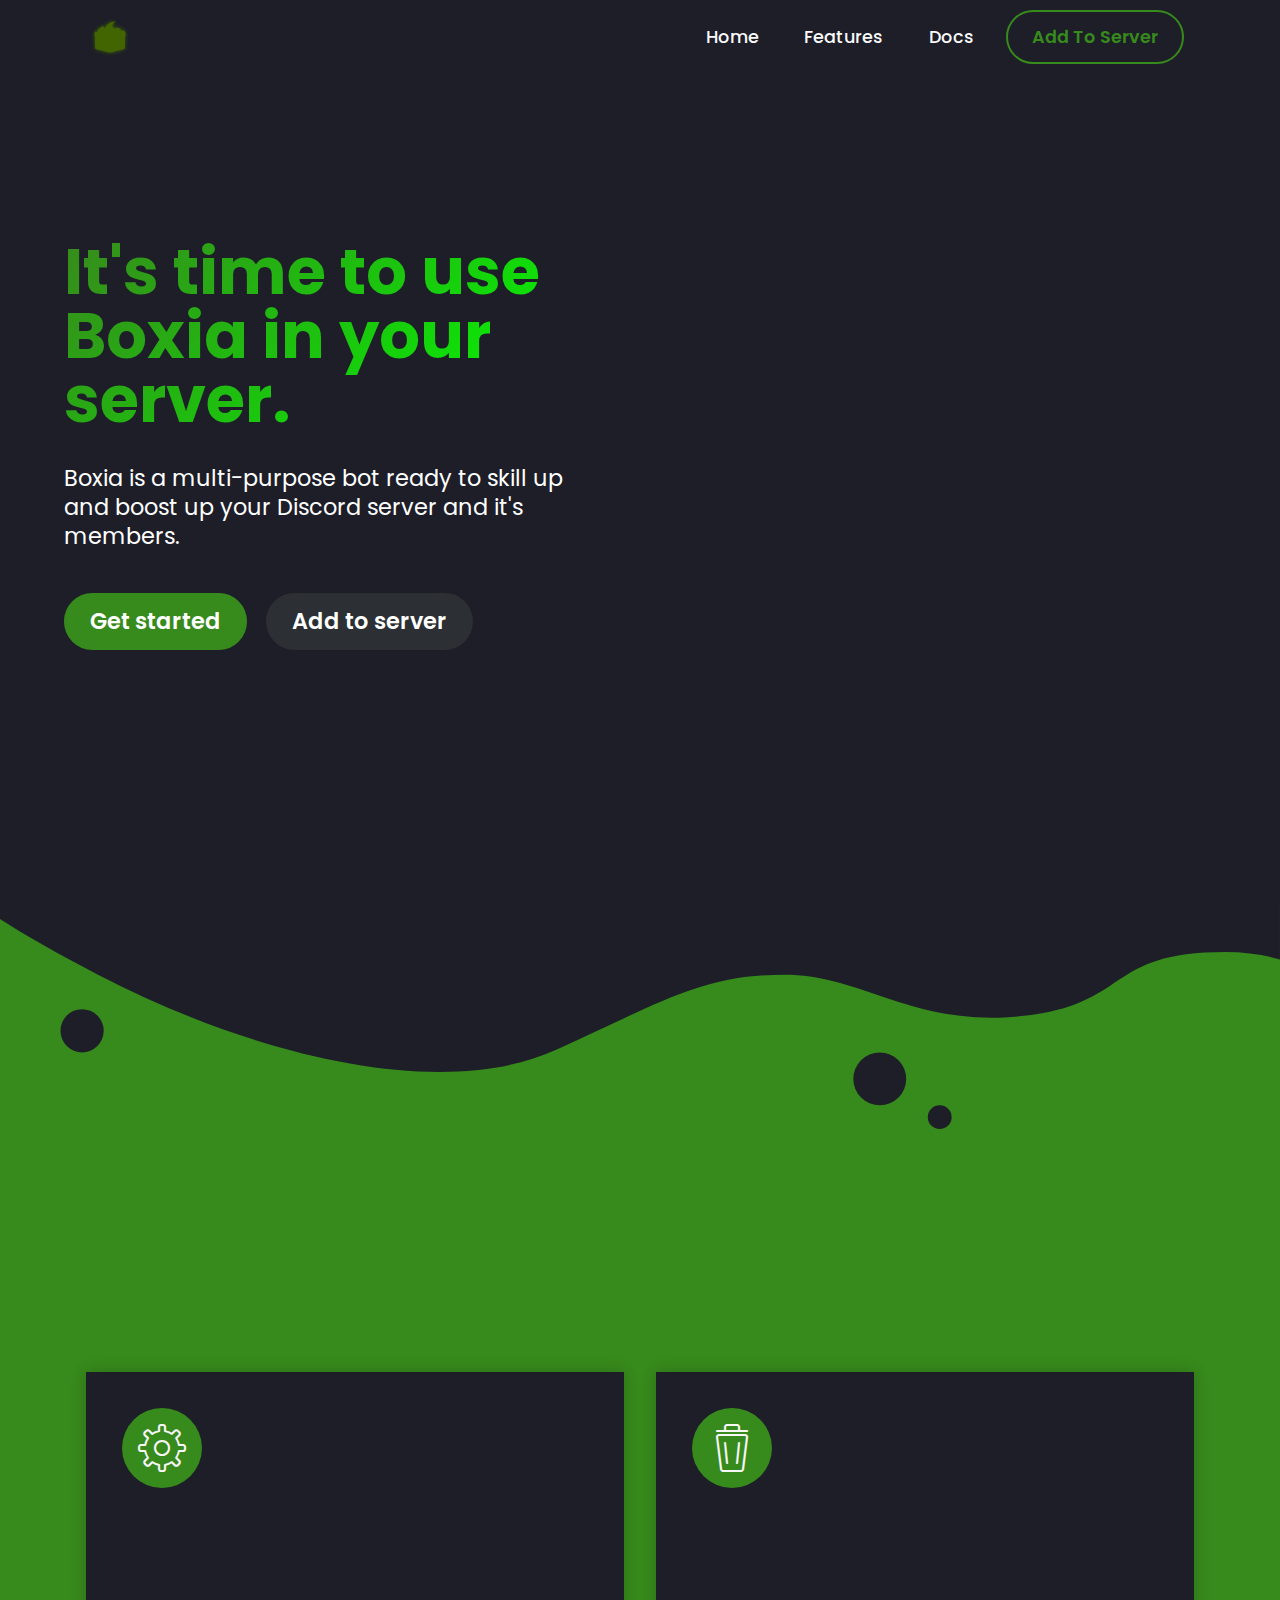
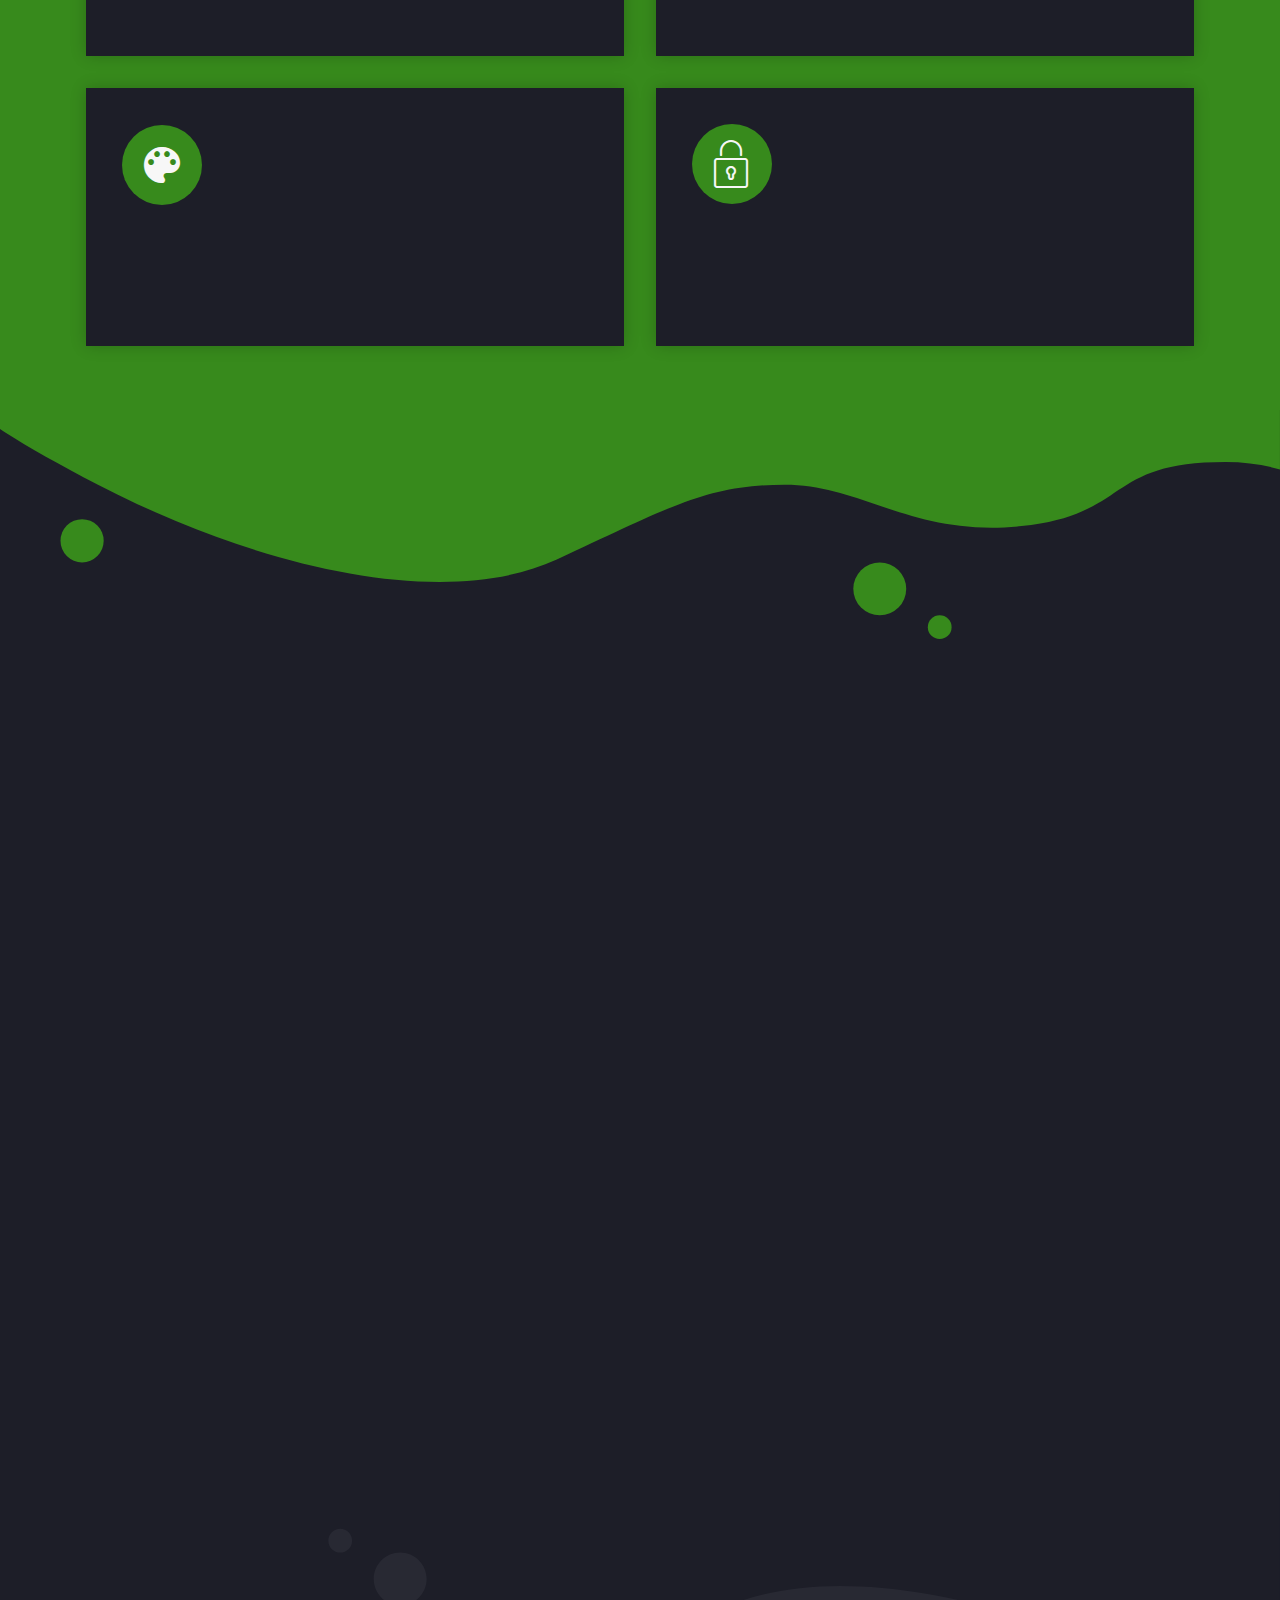
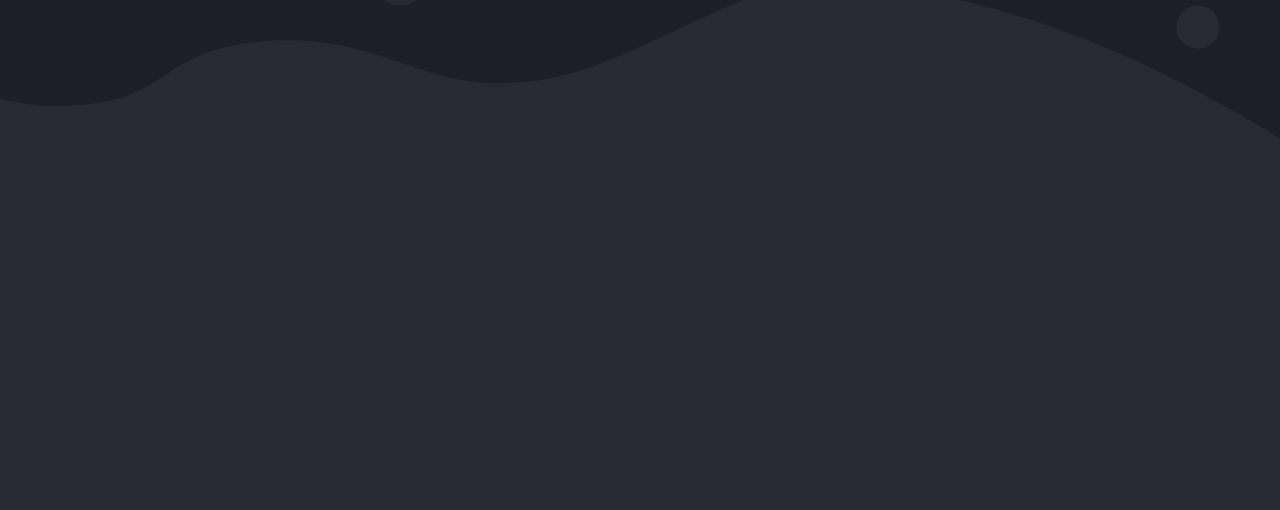
<file: index.html>
<!DOCTYPE html>
<html lang="en">
<head>
  <!-- Thanks for using this Template. 
  ©️ Copyright: BardothWeb
  Github: https://github.com/BardothWeb -->
  <meta charset="UTF-8">
  <meta http-equiv="X-UA-Compatible" content="IE=edge">
  <meta name="viewport" content="width=device-width, initial-scale=1, minimum-scale=1">
  <link rel="shortcut icon" href="assets/images/botlogo.png" type="image/x-icon">
  <meta name="description" content="Boxia is a multi-purpose bot ready to skill up and boost up your Discord server and it's members.">

  <meta property="og:title" content="Boxia.xyz | Home">
  <meta property="og:url" content="https://boxia.xyz/">
  <meta property="og:image" content="http://boxia.xyz/assets/images/webbanner.jpg">
  <meta property="og:description" content="Boxia is a multi-purpose bot ready to skill up and boost up your Discord server and it's members.">
  <meta content="#426501" data-react-helmet="true" name="theme-color" />
  <meta name="twitter:card" content="summary_large_image">
  
  <title>Boxia.xyz | Home</title>
  <link rel="stylesheet" href="assets/font-awesome-brands/../css/fontawesome.min.css">
  <link rel="stylesheet" href="assets/font-awesome-brands/css/brands.min.css">
  <link rel="stylesheet" href="assets/material-design/css/material-icons.min.css">
  <link rel="stylesheet" href="assets/web/assets/mobirise-icons/mobirise-icons.css">
  <link rel="stylesheet" href="assets/web/assets/mobirise-icons2/mobirise2.css">
  <link rel="stylesheet" href="assets/bootstrap/css/bootstrap.min.css">
  <link rel="stylesheet" href="assets/bootstrap/css/bootstrap-grid.min.css">
  <link rel="stylesheet" href="assets/bootstrap/css/bootstrap-reboot.min.css">
  <link rel="stylesheet" href="assets/animatecss/animate.css">
  <link rel="stylesheet" href="assets/dropdown/css/style.css">
  <link rel="stylesheet" href="assets/socicon/css/styles.css">
  <link rel="stylesheet" href="assets/theme/css/style.css">
  <link rel="preload" href="https://fonts.googleapis.com/css?family=Poppins:100,100i,200,200i,300,300i,400,400i,500,500i,600,600i,700,700i,800,800i,900,900i&display=swap" as="style" onload="this.onload=null;this.rel='stylesheet'">
  <noscript><link rel="stylesheet" href="https://fonts.googleapis.com/css?family=Poppins:100,100i,200,200i,300,300i,400,400i,500,500i,600,600i,700,700i,800,800i,900,900i&display=swap"></noscript>
  <link rel="preload" as="style" href="assets/mobirise/css/mbr-additional.css"><link rel="stylesheet" href="assets/mobirise/css/mbr-additional.css" type="text/css">

  
  
  
</head>
<body>
  
  <section data-bs-version="5.1" class="menu menu2 cid-u4J3Td6F4Z" once="menu" id="menu2-0">
    
    <nav class="navbar navbar-dropdown navbar-expand-lg">
        <div class="container">
            <div class="navbar-brand">
                <span class="navbar-logo">
                    
                        <img src="assets/images/botlogo.png" alt="BotLogo" style="height: 3rem;">
                    
                </span>
                
            </div>
            <button class="navbar-toggler" type="button" data-toggle="collapse" data-bs-toggle="collapse" data-target="#navbarSupportedContent" data-bs-target="#navbarSupportedContent" aria-controls="navbarNavAltMarkup" aria-expanded="false" aria-label="Toggle navigation">
                <div class="hamburger">
                    <span></span>
                    <span></span>
                    <span></span>
                    <span></span>
                </div>
            </button>
            <div class="collapse navbar-collapse" id="navbarSupportedContent">
                <ul class="navbar-nav nav-dropdown" data-app-modern-menu="true"><li class="nav-item"><a class="nav-link link text-white text-primary display-4" href="index.html">Home</a></li>
                    <li class="nav-item"><a class="nav-link link text-white text-primary display-4" href="#features05-2">Features</a></li>
                    <li class="nav-item"><a class="nav-link link text-white text-primary display-4" href="https://boxia.gitbook.io/boxia-documents">Docs</a>
                    </li></ul>
                
                <div class="navbar-buttons mbr-section-btn"><a class="btn btn-primary-outline display-4" href="https://discord.com/oauth2/authorize?client_id=1268815886379384912&permissions=564481579543751&integration_type=0&scope=bot+applications.commands">Add To Server</a></div>
            </div>
        </div>
    </nav>
</section>

<section data-bs-version="5.1" class="header1 cid-u4J6sIZbhw mbr-fullscreen" id="header01-1">
	

	
	

	<div class="container-fluid">
		<div class="row justify-content-center">
			<div class="col-12 col-md-12 col-lg-6 image-wrapper">
			</div>
			<div class="col-12 col-lg col-md-12">
				<div class="text-wrapper align-left">
					<h1 class="mbr-section-title mbr-fonts-style mb-4 display-2"><strong>It's time to use Boxia in your server.</strong></h1>
					<p class="mbr-text mbr-fonts-style mb-4 display-7">Boxia is a multi-purpose bot ready to skill up and boost up your Discord server and it's members.<br></p>
					<div class="mbr-section-btn mt-3"><a class="btn btn-primary display-7" href="https://discord.com/invite/rfz54Umf4K">Get started</a> <a class="btn btn-info display-7" href="https://discord.com/oauth2/authorize?client_id=1268815886379384912&permissions=564481579543751&integration_type=0&scope=bot+applications.commands">Add to server</a></div>
				</div>
			</div>
		</div>
	</div>
</section>

<section data-bs-version="5.1" class="cid-VLCmO3JD5N" id="design-block-VLCmO3JD5N">
  
    

	<svg xmlns="http://www.w3.org/2000/svg" viewBox="0 0 1185 248">
      <circle cx="76" cy="121.1" r="20" class="top"></circle>
      <circle cx="870" cy="201.1" r="11" class="top"></circle>
      <circle cx="814.5" cy="165.6" r="24.5" class="top"></circle>
      <path d="M0 0v17.7c22.7 14.8 53 31.9 90.7 51.5 150.8 78 322 116.6 424.8 69.3 102.9-47.4 138-69.3 210.8-69.3s118.3 48.6 219.5 38.3 76.3-59.3 188.7-59.3c18.9 0 35.5 2.6 50.5 6.8V0H0z" class="top"></path>
  	</svg>

	
  
</section>

<section data-bs-version="5.1" class="features5 cid-u4J8g3ytux" id="features05-2">
  

  
  
  <div class="container">
    <div class="row mb-5 justify-content-center">
      <div class="col-12 content-head">
        <h3 class="mbr-section-title mbr-fonts-style align-center mb-0 display-5"><strong>Features of the Bot</strong></h3>
        
      </div>
    </div>
    <div class="row">
      <div class="item features-without-image col-12 col-md-6 col-lg-6 item-mb">
        <div class="item-wrapper">
          <div class="card-box align-left">
            <div class="iconfont-wrapper">
              <span class="mbr-iconfont mbri-setting3"></span>
            </div>
            <h5 class="card-title mbr-fonts-style display-7"><strong>Moderation</strong></h5>
            <p class="card-text mbr-fonts-style display-4">Use Boxia for your own good, and setup the moderation role and mod-logs channel for your server.<br></p>

            
          </div>
        </div>
      </div>
      <div class="item features-without-image col-12 col-md-6 col-lg-6 item-mb">
        <div class="item-wrapper">
          <div class="card-box align-left">
            <div class="iconfont-wrapper">
              <span class="mbr-iconfont mbri-trash"></span>
            </div>
            <h5 class="card-title mbr-fonts-style display-7"><strong>Delete Messages Easily</strong></h5>
            <p class="card-text mbr-fonts-style display-4">Delete all the way up to 99 messages each purging time easily and still get the mod-logs of it.<br></p>

            
          </div>
        </div>
      </div>
      <div class="item features-without-image col-12 col-md-6 col-lg-6 item-mb">
        <div class="item-wrapper">
          <div class="card-box align-left">
            <div class="iconfont-wrapper">
              <span class="mbr-iconfont material material-palette"></span>
            </div>
            <h5 class="card-title mbr-fonts-style display-7"><strong>Great Design</strong></h5>
            <p class="card-text mbr-fonts-style display-4">a whole week were used on the design of the bot's responses and more, trust me, it is worth it.<br></p>

            
          </div>
        </div>
      </div><div class="item features-without-image col-12 col-md-6 col-lg-6 item-mb">
        <div class="item-wrapper">
          <div class="card-box align-left">
            <div class="iconfont-wrapper">
              <span class="mbr-iconfont mbri-lock"></span>
            </div>
            <h5 class="card-title mbr-fonts-style display-7"><strong>Privacy</strong></h5>
            <p class="card-text mbr-fonts-style display-4">Your privacy matters to us, so we do not collect any personal information.<br></p>

            
          </div>
        </div>
      </div>
    </div>
  </div>
</section>

<section data-bs-version="5.1" class="cid-u4J96aQGYT" id="design-block-3">
  
    

	<svg xmlns="http://www.w3.org/2000/svg" viewBox="0 0 1185 248">
      <circle cx="76" cy="121.1" r="20" class="top"></circle>
      <circle cx="870" cy="201.1" r="11" class="top"></circle>
      <circle cx="814.5" cy="165.6" r="24.5" class="top"></circle>
      <path d="M0 0v17.7c22.7 14.8 53 31.9 90.7 51.5 150.8 78 322 116.6 424.8 69.3 102.9-47.4 138-69.3 210.8-69.3s118.3 48.6 219.5 38.3 76.3-59.3 188.7-59.3c18.9 0 35.5 2.6 50.5 6.8V0H0z" class="top"></path>
  	</svg>

	
  
</section>

<section data-bs-version="5.1" class="features15 cid-u4J9j8qD7x" id="features015-4">
	

	
	
	<div class="container">
		<div class="row justify-content-center">
			<div class="col-12 content-head">
				
			</div>
		</div>
		<div class="row justify-content-center">
			<div class="item features-without-image col-12 col-lg-4">
				<div class="item-wrapper">
					<div class="img-wrapper">
						<img src="assets/images/share.webp" alt="Image2">
					</div>
					<div class="card-box">
						<h4 class="card-title mbr-fonts-style mb-0 display-5">
							<strong>16</strong></h4>
						<h5 class="card-text mbr-fonts-style mt-3 display-7">
							Servers</h5>
					</div>
				</div>
			</div>
			<div class="item features-without-image col-12 col-lg-4">
				<div class="item-wrapper">
					<div class="img-wrapper">
						<img src="assets/images/profile.webp" alt="Image3">
					</div>
					<div class="card-box">
						<h4 class="card-title mbr-fonts-style mb-0 display-5">
							<strong>5,669</strong></h4>
						<h5 class="card-text mbr-fonts-style mt-3 display-7">Users</h5>
					</div>
				</div>
			</div>
			<div class="item features-without-image col-12 col-lg-4">
				<div class="item-wrapper">
					<div class="img-wrapper">
						<img src="assets/images/favorite.webp" alt="image4">
					</div>
					<div class="card-box">
						<h4 class="card-title mbr-fonts-style mb-0 display-5">
							<strong>V0.1</strong></h4>
						<h5 class="card-text mbr-fonts-style mt-3 display-7">
							Version</h5>
					</div>
				</div>
			</div>
		</div>
	</div>
</section>

<section data-bs-version="5.1" class="article2 cid-u4Ja57tRfx" id="article02-5">
	
<!------
	
	

	<div class="container">
		<div class="row justify-content-center">
			<div class="col-12 col-md-12 col-lg-5 image-wrapper">
				<img class="w-100" src="assets/images/undraw-connected-world-wuay.svg" alt="image5">
			</div>
			<div class="col-12 col-md-12 col-lg">
				<div class="text-wrapper align-left">
					<h1 class="mbr-section-title mbr-fonts-style mb-4 display-2">
						<strong>Connect, innovate, succeed</strong>
					</h1>
					<p class="mbr-text align-left mbr-fonts-style mb-4 display-7">
					Lorem ipsum dolor sit amet, consectetur adipiscing elit. Praesent ex ante, mattis vel dapibus vel, tempor facilisis justo. Vivamus dignissim ut nisi eu consequat.
					</p>
					<div class="mbr-section-btn align-left mt-3"><a class="btn btn-primary display-7" href="http://insertyourlinkhere.com">Learn more</a></div>
				</div>
			</div>
		</div>
	</div>
</section>

<section data-bs-version="5.1" class="article2 cid-u4JafVQWjV" id="article02-7">
	

	
	

	<div class="container">
		<div class="row justify-content-center">
			<div class="col-12 col-md-12 col-lg-5 image-wrapper">
				<img class="w-100" src="assets/images/undraw-feeling-happy-jymo.svg" alt="image6">
			</div>
			<div class="col-12 col-md-12 col-lg">
				<div class="text-wrapper align-left">
					<h1 class="mbr-section-title mbr-fonts-style mb-4 display-2"><strong>React to the messages and get roles!</strong></h1>
					<p class="mbr-text align-left mbr-fonts-style mb-4 display-7">
					Lorem ipsum dolor sit amet, consectetur adipiscing elit. Praesent ex ante, mattis vel dapibus vel, tempor facilisis justo. Vivamus dignissim ut nisi eu consequat.
					</p>
					<div class="mbr-section-btn align-left mt-3"><a class="btn btn-primary display-7" href="http://insertyourlinkhere.com">Learn more</a></div>
				</div>
			</div>
		</div>
	</div>
</section>

<section data-bs-version="5.1" class="article11 cid-u4JaOhngY9" id="article11-8">
    
------>
    
    
    <div class="container">
        <div class="row justify-content-center">
            <div class="title col-md-12 col-lg-10">
                <h3 class="mbr-section-title mbr-fonts-style align-center mt-0 mb-0 display-5"><strong>Ready to try the Bot?</strong></h3>
                <h4 class="mbr-section-subtitle align-center mbr-fonts-style mt-4 display-7">Invite Bot and start giving your server cool perks!</h4>
                <div class="mbr-section-btn align-center mt-4"><a class="btn btn-primary display-4" href="https://discord.com/oauth2/authorize?client_id=1268815886379384912&permissions=564481579543751&integration_type=0&scope=bot+applications.commands">Add to server</a></div>
            </div>
        </div>
    </div>
</section>

<section data-bs-version="5.1" class="cid-u4Jb5giDly" id="design-block-9">
  
    

	

	<svg xmlns="http://www.w3.org/2000/svg" viewBox="0 0 1185 248">
      <path d="M50.5 199.8c112.4 0 87.5-49 188.7-59.3s146.7 38.3 219.5 38.3 107.9-21.9 210.8-69.3c102.8-47.3 274-8.7 424.8 69.3 37.7 19.5 68 36.7 90.7 51.5V0H0v193C15 197.2 31.6 199.8 50.5 199.8zM1109 106.9c11 0 20 9 20 20 0 11-9 20-20 20s-20-9-20-20C1089 115.9 1098 106.9 1109 106.9zM370.5 57.9c13.5 0 24.5 11 24.5 24.5 0 13.5-11 24.5-24.5 24.5S346 95.9 346 82.4C346 68.9 357 57.9 370.5 57.9zM315 35.9c6.1 0 11 4.9 11 11s-4.9 11-11 11 -11-4.9-11-11S308.9 35.9 315 35.9z" class="top"></path>
  	</svg>
  
</section>

<section data-bs-version="5.1" class="footer5 cid-u4JbbrFpws" once="footers" id="footer5-a">

    

    

    <div class="container">
        <div class="media-container-row">
            <div class="col-md-2 col-6">
                <div class="media-wrap">
                    
                        <img src="assets/images/botlogo.png" alt="BotLogo">
                    
                </div>
            </div>
            <div class="col-10 col-6">
                <p class="mbr-text align-right links mbr-fonts-style display-7">
                    <a href="http://insertyourlinkordocumenthere.com" class="text-white text-primary">About</a> &nbsp;&nbsp;&nbsp;&nbsp;
                    <a href="#features05-2" class="text-white text-primary">Features</a> &nbsp;&nbsp;&nbsp;&nbsp;
                    <a href="https://boxia.gitbook.io/boxia-documents/documents/privacy-policy" class="text-white">Privacy policy</a> &nbsp;&nbsp;&nbsp;&nbsp;
                    <a href="mailto:business.boxia@gmail.com" class="text-white">Contact</a>
                </p>
            </div>
        </div>
        <!-- <div class="media-container-row">
            <div class="col-md-12"> -->
        <div class="footer-lower">
            <div class="media-container-row">
                <div class="col-md-12">
                    <hr>
                </div>
            </div>
            <div class="media-container-row">
                <div class="col-md-6 copyright">
                    <p class="mbr-text mbr-fonts-style display-7">Copyright © Vipefin - 2024 | Website by <a href="http://github.com/BardothWeb" class="text-primary" target="_blank">.Bardoth</a></p>
                </div>
                <div class="col-md-6">
                    <div class="social-list align-right">
                        <div class="soc-item">
                          <a href="https://dsc.gg/boxia" target="_blank">
                                <span class="mbr-iconfont mbr-iconfont-social fab fa-discord" style="color: rgb(255, 255, 255); fill: rgb(255, 255, 255);"></span>
                          </a>
                        </div>
                        <div class="soc-item">
                            <a href="http://github.com/BardothWeb" target="_blank">
                                <span class="mbr-iconfont mbr-iconfont-social mobi-mbri-github mobi-mbri" style="color: rgb(255, 255, 255); fill: rgb(255, 255, 255);"></span>
                            </a>
                        </div>
                        
                        
                        
                        
                    </div>
                </div>
            </div>
            <!-- </div>
            </div> -->
        </div>

    </div>
</section><script src="assets/bootstrap/js/bootstrap.bundle.min.js"></script>  <script src="assets/smoothscroll/smooth-scroll.js"></script>  <script src="assets/ytplayer/index.js"></script>  <script src="assets/dropdown/js/navbar-dropdown.js"></script>  <script src="assets/theme/js/script.js"></script>  
  
  
 <div id="scrollToTop" class="scrollToTop mbr-arrow-up"><a style="text-align: center;"><i class="mbr-arrow-up-icon mbr-arrow-up-icon-cm cm-icon cm-icon-smallarrow-up"></i></a></div>
    <input name="animation" type="hidden">
  </body>
</html>
</file>
<file: assets/web/assets/mobirise-icons/mobirise-icons.css>
@font-face {
  font-family: 'MobiriseIcons';
  src:  url('mobirise-icons.eot?spat4u');
  src:  url('mobirise-icons.eot?spat4u#iefix') format('embedded-opentype'),
    url('mobirise-icons.ttf?spat4u') format('truetype'),
    url('mobirise-icons.woff?spat4u') format('woff'),
    url('mobirise-icons.svg?spat4u#MobiriseIcons') format('svg');
  font-weight: normal;
  font-style: normal;
  font-display: swap;
}

[class^="mbri-"], [class*=" mbri-"] {
  /* use !important to prevent issues with browser extensions that change fonts */
  font-family: MobiriseIcons !important;
  speak: none;
  font-style: normal;
  font-weight: normal;
  font-variant: normal;
  text-transform: none;
  line-height: 1;

  /* Better Font Rendering =========== */
  -webkit-font-smoothing: antialiased;
  -moz-osx-font-smoothing: grayscale;
}

.mbri-add-submenu:before {
  content: "\e900";
}
.mbri-alert:before {
  content: "\e901";
}
.mbri-align-center:before {
  content: "\e902";
}
.mbri-align-justify:before {
  content: "\e903";
}
.mbri-align-left:before {
  content: "\e904";
}
.mbri-align-right:before {
  content: "\e905";
}
.mbri-android:before {
  content: "\e906";
}
.mbri-apple:before {
  content: "\e907";
}
.mbri-arrow-down:before {
  content: "\e908";
}
.mbri-arrow-next:before {
  content: "\e909";
}
.mbri-arrow-prev:before {
  content: "\e90a";
}
.mbri-arrow-up:before {
  content: "\e90b";
}
.mbri-bold:before {
  content: "\e90c";
}
.mbri-bookmark:before {
  content: "\e90d";
}
.mbri-bootstrap:before {
  content: "\e90e";
}
.mbri-briefcase:before {
  content: "\e90f";
}
.mbri-browse:before {
  content: "\e910";
}
.mbri-bulleted-list:before {
  content: "\e911";
}
.mbri-calendar:before {
  content: "\e912";
}
.mbri-camera:before {
  content: "\e913";
}
.mbri-cart-add:before {
  content: "\e914";
}
.mbri-cart-full:before {
  content: "\e915";
}
.mbri-cash:before {
  content: "\e916";
}
.mbri-change-style:before {
  content: "\e917";
}
.mbri-chat:before {
  content: "\e918";
}
.mbri-clock:before {
  content: "\e919";
}
.mbri-close:before {
  content: "\e91a";
}
.mbri-cloud:before {
  content: "\e91b";
}
.mbri-code:before {
  content: "\e91c";
}
.mbri-contact-form:before {
  content: "\e91d";
}
.mbri-credit-card:before {
  content: "\e91e";
}
.mbri-cursor-click:before {
  content: "\e91f";
}
.mbri-cust-feedback:before {
  content: "\e920";
}
.mbri-database:before {
  content: "\e921";
}
.mbri-delivery:before {
  content: "\e922";
}
.mbri-desktop:before {
  content: "\e923";
}
.mbri-devices:before {
  content: "\e924";
}
.mbri-down:before {
  content: "\e925";
}
.mbri-download:before {
  content: "\e989";
}
.mbri-drag-n-drop:before {
  content: "\e927";
}
.mbri-drag-n-drop2:before {
  content: "\e928";
}
.mbri-edit:before {
  content: "\e929";
}
.mbri-edit2:before {
  content: "\e92a";
}
.mbri-error:before {
  content: "\e92b";
}
.mbri-extension:before {
  content: "\e92c";
}
.mbri-features:before {
  content: "\e92d";
}
.mbri-file:before {
  content: "\e92e";
}
.mbri-flag:before {
  content: "\e92f";
}
.mbri-folder:before {
  content: "\e930";
}
.mbri-gift:before {
  content: "\e931";
}
.mbri-github:before {
  content: "\e932";
}
.mbri-globe:before {
  content: "\e933";
}
.mbri-globe-2:before {
  content: "\e934";
}
.mbri-growing-chart:before {
  content: "\e935";
}
.mbri-hearth:before {
  content: "\e936";
}
.mbri-help:before {
  content: "\e937";
}
.mbri-home:before {
  content: "\e938";
}
.mbri-hot-cup:before {
  content: "\e939";
}
.mbri-idea:before {
  content: "\e93a";
}
.mbri-image-gallery:before {
  content: "\e93b";
}
.mbri-image-slider:before {
  content: "\e93c";
}
.mbri-info:before {
  content: "\e93d";
}
.mbri-italic:before {
  content: "\e93e";
}
.mbri-key:before {
  content: "\e93f";
}
.mbri-laptop:before {
  content: "\e940";
}
.mbri-layers:before {
  content: "\e941";
}
.mbri-left-right:before {
  content: "\e942";
}
.mbri-left:before {
  content: "\e943";
}
.mbri-letter:before {
  content: "\e944";
}
.mbri-like:before {
  content: "\e945";
}
.mbri-link:before {
  content: "\e946";
}
.mbri-lock:before {
  content: "\e947";
}
.mbri-login:before {
  content: "\e948";
}
.mbri-logout:before {
  content: "\e949";
}
.mbri-magic-stick:before {
  content: "\e94a";
}
.mbri-map-pin:before {
  content: "\e94b";
}
.mbri-menu:before {
  content: "\e94c";
}
.mbri-mobile:before {
  content: "\e94d";
}
.mbri-mobile2:before {
  content: "\e94e";
}
.mbri-mobirise:before {
  content: "\e94f";
}
.mbri-more-horizontal:before {
  content: "\e950";
}
.mbri-more-vertical:before {
  content: "\e951";
}
.mbri-music:before {
  content: "\e952";
}
.mbri-new-file:before {
  content: "\e953";
}
.mbri-numbered-list:before {
  content: "\e954";
}
.mbri-opened-folder:before {
  content: "\e955";
}
.mbri-pages:before {
  content: "\e956";
}
.mbri-paper-plane:before {
  content: "\e957";
}
.mbri-paperclip:before {
  content: "\e958";
}
.mbri-photo:before {
  content: "\e959";
}
.mbri-photos:before {
  content: "\e95a";
}
.mbri-pin:before {
  content: "\e95b";
}
.mbri-play:before {
  content: "\e95c";
}
.mbri-plus:before {
  content: "\e95d";
}
.mbri-preview:before {
  content: "\e95e";
}
.mbri-print:before {
  content: "\e95f";
}
.mbri-protect:before {
  content: "\e960";
}
.mbri-question:before {
  content: "\e961";
}
.mbri-quote-left:before {
  content: "\e962";
}
.mbri-quote-right:before {
  content: "\e963";
}
.mbri-refresh:before {
  content: "\e964";
}
.mbri-responsive:before {
  content: "\e965";
}
.mbri-right:before {
  content: "\e966";
}
.mbri-rocket:before {
  content: "\e967";
}
.mbri-sad-face:before {
  content: "\e968";
}
.mbri-sale:before {
  content: "\e969";
}
.mbri-save:before {
  content: "\e96a";
}
.mbri-search:before {
  content: "\e96b";
}
.mbri-setting:before {
  content: "\e96c";
}
.mbri-setting2:before {
  content: "\e96d";
}
.mbri-setting3:before {
  content: "\e96e";
}
.mbri-share:before {
  content: "\e96f";
}
.mbri-shopping-bag:before {
  content: "\e970";
}
.mbri-shopping-basket:before {
  content: "\e971";
}
.mbri-shopping-cart:before {
  content: "\e972";
}
.mbri-sites:before {
  content: "\e973";
}
.mbri-smile-face:before {
  content: "\e974";
}
.mbri-speed:before {
  content: "\e975";
}
.mbri-star:before {
  content: "\e976";
}
.mbri-success:before {
  content: "\e977";
}
.mbri-sun:before {
  content: "\e978";
}
.mbri-sun2:before {
  content: "\e979";
}
.mbri-tablet:before {
  content: "\e97a";
}
.mbri-tablet-vertical:before {
  content: "\e97b";
}
.mbri-target:before {
  content: "\e97c";
}
.mbri-timer:before {
  content: "\e97d";
}
.mbri-to-ftp:before {
  content: "\e97e";
}
.mbri-to-local-drive:before {
  content: "\e97f";
}
.mbri-touch-swipe:before {
  content: "\e980";
}
.mbri-touch:before {
  content: "\e981";
}
.mbri-trash:before {
  content: "\e982";
}
.mbri-underline:before {
  content: "\e983";
}
.mbri-unlink:before {
  content: "\e984";
}
.mbri-unlock:before {
  content: "\e985";
}
.mbri-up-down:before {
  content: "\e986";
}
.mbri-up:before {
  content: "\e987";
}
.mbri-update:before {
  content: "\e988";
}
.mbri-upload:before {
 content: "\e926"; 
}
.mbri-user:before {
  content: "\e98a";
}
.mbri-user2:before {
  content: "\e98b";
}
.mbri-users:before {
  content: "\e98c";
}
.mbri-video:before {
  content: "\e98d";
}
.mbri-video-play:before {
  content: "\e98e";
}
.mbri-watch:before {
  content: "\e98f";
}
.mbri-website-theme:before {
  content: "\e990";
}
.mbri-wifi:before {
  content: "\e991";
}
.mbri-windows:before {
  content: "\e992";
}
.mbri-zoom-out:before {
  content: "\e993";
}
.mbri-redo:before {
  content: "\e994";
}
.mbri-undo:before {
  content: "\e995";
}
</file>
<file: assets/web/assets/mobirise-icons2/mobirise2.css>
@font-face {
  font-family: 'Moririse2';
  font-display: swap;
  src:  url('mobirise2.eot?f2bix4');
  src:  url('mobirise2.eot?f2bix4#iefix') format('embedded-opentype'),
    url('mobirise2.ttf?f2bix4') format('truetype'),
    url('mobirise2.woff?f2bix4') format('woff'),
    url('mobirise2.svg?f2bix4#mobirise2') format('svg');
  font-weight: normal;
  font-style: normal;
}

[class^="mobi-"], [class*=" mobi-"] {
  /* use !important to prevent issues with browser extensions that change fonts */
  font-family: 'Moririse2' !important;
  speak: none;
  font-style: normal;
  font-weight: normal;
  font-variant: normal;
  text-transform: none;
  line-height: 1;

  /* Better Font Rendering =========== */
  -webkit-font-smoothing: antialiased;
  -moz-osx-font-smoothing: grayscale;
}

.mobi-mbri-add-submenu:before {
  content: "\e900";
}
.mobi-mbri-alert:before {
  content: "\e901";
}
.mobi-mbri-align-center:before {
  content: "\e902";
}
.mobi-mbri-align-justify:before {
  content: "\e903";
}
.mobi-mbri-align-left:before {
  content: "\e904";
}
.mobi-mbri-align-right:before {
  content: "\e905";
}
.mobi-mbri-android:before {
  content: "\e906";
}
.mobi-mbri-apple:before {
  content: "\e907";
}
.mobi-mbri-arrow-down:before {
  content: "\e908";
}
.mobi-mbri-arrow-next:before {
  content: "\e909";
}
.mobi-mbri-arrow-prev:before {
  content: "\e90a";
}
.mobi-mbri-arrow-up:before {
  content: "\e90b";
}
.mobi-mbri-bold:before {
  content: "\e90c";
}
.mobi-mbri-bookmark:before {
  content: "\e90d";
}
.mobi-mbri-bootstrap:before {
  content: "\e90e";
}
.mobi-mbri-briefcase:before {
  content: "\e90f";
}
.mobi-mbri-browse:before {
  content: "\e910";
}
.mobi-mbri-bulleted-list:before {
  content: "\e911";
}
.mobi-mbri-calendar:before {
  content: "\e912";
}
.mobi-mbri-camera:before {
  content: "\e913";
}
.mobi-mbri-cart-add:before {
  content: "\e914";
}
.mobi-mbri-cart-full:before {
  content: "\e915";
}
.mobi-mbri-cash:before {
  content: "\e916";
}
.mobi-mbri-change-style:before {
  content: "\e917";
}
.mobi-mbri-chat:before {
  content: "\e918";
}
.mobi-mbri-clock:before {
  content: "\e919";
}
.mobi-mbri-close:before {
  content: "\e91a";
}
.mobi-mbri-cloud:before {
  content: "\e91b";
}
.mobi-mbri-code:before {
  content: "\e91c";
}
.mobi-mbri-contact-form:before {
  content: "\e91d";
}
.mobi-mbri-credit-card:before {
  content: "\e91e";
}
.mobi-mbri-cursor-click:before {
  content: "\e91f";
}
.mobi-mbri-cust-feedback:before {
  content: "\e920";
}
.mobi-mbri-database:before {
  content: "\e921";
}
.mobi-mbri-delivery:before {
  content: "\e922";
}
.mobi-mbri-desktop:before {
  content: "\e923";
}
.mobi-mbri-devices:before {
  content: "\e924";
}
.mobi-mbri-down:before {
  content: "\e925";
}
.mobi-mbri-download-2:before {
  content: "\e926";
}
.mobi-mbri-download:before {
  content: "\e927";
}
.mobi-mbri-drag-n-drop-2:before {
  content: "\e928";
}
.mobi-mbri-drag-n-drop:before {
  content: "\e929";
}
.mobi-mbri-edit-2:before {
  content: "\e92a";
}
.mobi-mbri-edit:before {
  content: "\e92b";
}
.mobi-mbri-error:before {
  content: "\e92c";
}
.mobi-mbri-extension:before {
  content: "\e92d";
}
.mobi-mbri-features:before {
  content: "\e92e";
}
.mobi-mbri-file:before {
  content: "\e92f";
}
.mobi-mbri-flag:before {
  content: "\e930";
}
.mobi-mbri-folder:before {
  content: "\e931";
}
.mobi-mbri-gift:before {
  content: "\e932";
}
.mobi-mbri-github:before {
  content: "\e933";
}
.mobi-mbri-globe-2:before {
  content: "\e934";
}
.mobi-mbri-globe:before {
  content: "\e935";
}
.mobi-mbri-growing-chart:before {
  content: "\e936";
}
.mobi-mbri-hearth:before {
  content: "\e937";
}
.mobi-mbri-help:before {
  content: "\e938";
}
.mobi-mbri-home:before {
  content: "\e939";
}
.mobi-mbri-hot-cup:before {
  content: "\e93a";
}
.mobi-mbri-idea:before {
  content: "\e93b";
}
.mobi-mbri-image-gallery:before {
  content: "\e93c";
}
.mobi-mbri-image-slider:before {
  content: "\e93d";
}
.mobi-mbri-info:before {
  content: "\e93e";
}
.mobi-mbri-italic:before {
  content: "\e93f";
}
.mobi-mbri-key:before {
  content: "\e940";
}
.mobi-mbri-laptop:before {
  content: "\e941";
}
.mobi-mbri-layers:before {
  content: "\e942";
}
.mobi-mbri-left-right:before {
  content: "\e943";
}
.mobi-mbri-left:before {
  content: "\e944";
}
.mobi-mbri-letter:before {
  content: "\e945";
}
.mobi-mbri-like:before {
  content: "\e946";
}
.mobi-mbri-link:before {
  content: "\e947";
}
.mobi-mbri-lock:before {
  content: "\e948";
}
.mobi-mbri-login:before {
  content: "\e949";
}
.mobi-mbri-logout:before {
  content: "\e94a";
}
.mobi-mbri-magic-stick:before {
  content: "\e94b";
}
.mobi-mbri-map-pin:before {
  content: "\e94c";
}
.mobi-mbri-menu:before {
  content: "\e94d";
}
.mobi-mbri-mobile-2:before {
  content: "\e94e";
}
.mobi-mbri-mobile-horizontal:before {
  content: "\e94f";
}
.mobi-mbri-mobile:before {
  content: "\e950";
}
.mobi-mbri-mobirise:before {
  content: "\e951";
}
.mobi-mbri-more-horizontal:before {
  content: "\e952";
}
.mobi-mbri-more-vertical:before {
  content: "\e953";
}
.mobi-mbri-music:before {
  content: "\e954";
}
.mobi-mbri-new-file:before {
  content: "\e955";
}
.mobi-mbri-numbered-list:before {
  content: "\e956";
}
.mobi-mbri-opened-folder:before {
  content: "\e957";
}
.mobi-mbri-pages:before {
  content: "\e958";
}
.mobi-mbri-paper-plane:before {
  content: "\e959";
}
.mobi-mbri-paperclip:before {
  content: "\e95a";
}
.mobi-mbri-phone:before {
  content: "\e95b";
}
.mobi-mbri-photo:before {
  content: "\e95c";
}
.mobi-mbri-photos:before {
  content: "\e95d";
}
.mobi-mbri-pin:before {
  content: "\e95e";
}
.mobi-mbri-play:before {
  content: "\e95f";
}
.mobi-mbri-plus:before {
  content: "\e960";
}
.mobi-mbri-preview:before {
  content: "\e961";
}
.mobi-mbri-print:before {
  content: "\e962";
}
.mobi-mbri-protect:before {
  content: "\e963";
}
.mobi-mbri-question:before {
  content: "\e964";
}
.mobi-mbri-quote-left:before {
  content: "\e965";
}
.mobi-mbri-quote-right:before {
  content: "\e966";
}
.mobi-mbri-redo:before {
  content: "\e967";
}
.mobi-mbri-refresh:before {
  content: "\e968";
}
.mobi-mbri-responsive-2:before {
  content: "\e969";
}
.mobi-mbri-responsive:before {
  content: "\e96a";
}
.mobi-mbri-right:before {
  content: "\e96b";
}
.mobi-mbri-rocket:before {
  content: "\e96c";
}
.mobi-mbri-sad-face:before {
  content: "\e96d";
}
.mobi-mbri-sale:before {
  content: "\e96e";
}
.mobi-mbri-save:before {
  content: "\e96f";
}
.mobi-mbri-search:before {
  content: "\e970";
}
.mobi-mbri-setting-2:before {
  content: "\e971";
}
.mobi-mbri-setting-3:before {
  content: "\e972";
}
.mobi-mbri-setting:before {
  content: "\e973";
}
.mobi-mbri-share:before {
  content: "\e974";
}
.mobi-mbri-shopping-bag:before {
  content: "\e975";
}
.mobi-mbri-shopping-basket:before {
  content: "\e976";
}
.mobi-mbri-shopping-cart:before {
  content: "\e977";
}
.mobi-mbri-sites:before {
  content: "\e978";
}
.mobi-mbri-smile-face:before {
  content: "\e979";
}
.mobi-mbri-speed:before {
  content: "\e97a";
}
.mobi-mbri-star:before {
  content: "\e97b";
}
.mobi-mbri-success:before {
  content: "\e97c";
}
.mobi-mbri-sun:before {
  content: "\e97d";
}
.mobi-mbri-sun2:before {
  content: "\e97e";
}
.mobi-mbri-tablet-vertical:before {
  content: "\e97f";
}
.mobi-mbri-tablet:before {
  content: "\e980";
}
.mobi-mbri-target:before {
  content: "\e981";
}
.mobi-mbri-timer:before {
  content: "\e982";
}
.mobi-mbri-to-ftp:before {
  content: "\e983";
}
.mobi-mbri-to-local-drive:before {
  content: "\e984";
}
.mobi-mbri-touch-swipe:before {
  content: "\e985";
}
.mobi-mbri-touch:before {
  content: "\e986";
}
.mobi-mbri-trash:before {
  content: "\e987";
}
.mobi-mbri-underline:before {
  content: "\e988";
}
.mobi-mbri-undo:before {
  content: "\e989";
}
.mobi-mbri-unlink:before {
  content: "\e98a";
}
.mobi-mbri-unlock:before {
  content: "\e98b";
}
.mobi-mbri-up-down:before {
  content: "\e98c";
}
.mobi-mbri-up:before {
  content: "\e98d";
}
.mobi-mbri-update:before {
  content: "\e98e";
}
.mobi-mbri-upload-2:before {
  content: "\e98f";
}
.mobi-mbri-upload:before {
  content: "\e990";
}
.mobi-mbri-user-2:before {
  content: "\e991";
}
.mobi-mbri-user:before {
  content: "\e992";
}
.mobi-mbri-users:before {
  content: "\e993";
}
.mobi-mbri-video-play:before {
  content: "\e994";
}
.mobi-mbri-video:before {
  content: "\e995";
}
.mobi-mbri-watch:before {
  content: "\e996";
}
.mobi-mbri-website-theme-2:before {
  content: "\e997";
}
.mobi-mbri-website-theme:before {
  content: "\e998";
}
.mobi-mbri-wifi:before {
  content: "\e999";
}
.mobi-mbri-windows:before {
  content: "\e99a";
}
.mobi-mbri-zoom-in:before {
  content: "\e99b";
}
.mobi-mbri-zoom-out:before {
  content: "\e99c";
}
</file>
<file: assets/dropdown/css/style.css>
.navbar-dropdown {
  left: 0;
  padding: 0;
  position: absolute;
  right: 0;
  top: 0;
  transition: all 0.45s ease;
  z-index: 1030;
  background: #282828; }
  .navbar-dropdown .navbar-logo {
    margin-right: 0.8rem;
    transition: margin 0.3s ease-in-out;
    vertical-align: middle; }
    .navbar-dropdown .navbar-logo img {
      height: 3.125rem;
      transition: all 0.3s ease-in-out; }
    .navbar-dropdown .navbar-logo.mbr-iconfont {
      font-size: 3.125rem;
      line-height: 3.125rem; }
  .navbar-dropdown .navbar-caption {
    font-weight: 700;
    white-space: normal;
    vertical-align: -4px;
    line-height: 3.125rem !important; }
    .navbar-dropdown .navbar-caption, .navbar-dropdown .navbar-caption:hover {
      color: inherit;
      text-decoration: none; }
  .navbar-dropdown .mbr-iconfont + .navbar-caption {
    vertical-align: -1px; }
  .navbar-dropdown.navbar-fixed-top {
    position: fixed; }
  .navbar-dropdown .navbar-brand span {
    vertical-align: -4px; }
  .navbar-dropdown.bg-color.transparent {
    background: none; }
  .navbar-dropdown.navbar-short .navbar-brand {
    padding: 0.625rem 0; }
    .navbar-dropdown.navbar-short .navbar-brand span {
      vertical-align: -1px; }
  .navbar-dropdown.navbar-short .navbar-caption {
    line-height: 2.375rem !important;
    vertical-align: -2px; }
  .navbar-dropdown.navbar-short .navbar-logo {
    margin-right: 0.5rem; }
    .navbar-dropdown.navbar-short .navbar-logo img {
      height: 2.375rem; }
    .navbar-dropdown.navbar-short .navbar-logo.mbr-iconfont {
      font-size: 2.375rem;
      line-height: 2.375rem; }
  .navbar-dropdown.navbar-short .mbr-table-cell {
    height: 3.625rem; }
  .navbar-dropdown .navbar-close {
    left: 0.6875rem;
    position: fixed;
    top: 0.75rem;
    z-index: 1000; }
  .navbar-dropdown .hamburger-icon {
    content: "";
    display: inline-block;
    vertical-align: middle;
    width: 16px;
    -webkit-box-shadow: 0 -6px 0 1px #282828,0 0 0 1px #282828,0 6px 0 1px #282828;
    -moz-box-shadow: 0 -6px 0 1px #282828,0 0 0 1px #282828,0 6px 0 1px #282828;
    box-shadow: 0 -6px 0 1px #282828,0 0 0 1px #282828,0 6px 0 1px #282828; }

.dropdown-menu .dropdown-toggle[data-toggle="dropdown-submenu"]::after {
  border-bottom: 0.35em solid transparent;
  border-left: 0.35em solid;
  border-right: 0;
  border-top: 0.35em solid transparent;
  margin-left: 0.3rem; }

.dropdown-menu .dropdown-item:focus {
  outline: 0; }

.nav-dropdown {
  font-size: 0.75rem;
  font-weight: 500;
  height: auto !important; }
  .nav-dropdown .nav-btn {
    padding-left: 1rem; }
  .nav-dropdown .link {
    margin: .667em 1.667em;
    font-weight: 500;
    padding: 0;
    transition: color .2s ease-in-out; }
    .nav-dropdown .link.dropdown-toggle {
      margin-right: 2.583em; }
      .nav-dropdown .link.dropdown-toggle::after {
        margin-left: .25rem;
        border-top: 0.35em solid;
        border-right: 0.35em solid transparent;
        border-left: 0.35em solid transparent;
        border-bottom: 0; }
      .nav-dropdown .link.dropdown-toggle[aria-expanded="true"] {
        margin: 0;
        padding: 0.667em 3.263em  0.667em 1.667em; }
  .nav-dropdown .link::after,
  .nav-dropdown .dropdown-item::after {
    color: inherit; }
  .nav-dropdown .btn {
    font-size: 0.75rem;
    font-weight: 700;
    letter-spacing: 0;
    margin-bottom: 0;
    padding-left: 1.25rem;
    padding-right: 1.25rem; }
  .nav-dropdown .dropdown-menu {
    border-radius: 0;
    border: 0;
    left: 0;
    margin: 0;
    padding-bottom: 1.25rem;
    padding-top: 1.25rem;
    position: relative; }
  .nav-dropdown .dropdown-submenu {
    margin-left: 0.125rem;
    top: 0; }
  .nav-dropdown .dropdown-item {
    font-weight: 500;
    line-height: 2;
    padding: 0.3846em 4.615em 0.3846em 1.5385em;
    position: relative;
    transition: color .2s ease-in-out, background-color .2s ease-in-out; }
    .nav-dropdown .dropdown-item::after {
      margin-top: -0.3077em;
      position: absolute;
      right: 1.1538em;
      top: 50%; }
    .nav-dropdown .dropdown-item:focus, .nav-dropdown .dropdown-item:hover {
      background: none; }

@media (max-width: 767px) {
  .nav-dropdown.navbar-toggleable-sm {
    bottom: 0;
    display: none;
    left: 0;
    overflow-x: hidden;
    position: fixed;
    top: 0;
    transform: translateX(-100%);
    -ms-transform: translateX(-100%);
    -webkit-transform: translateX(-100%);
    width: 18.75rem;
    z-index: 999; } }
.nav-dropdown.navbar-toggleable-xl {
  bottom: 0;
  display: none;
  left: 0;
  overflow-x: hidden;
  position: fixed;
  top: 0;
  transform: translateX(-100%);
  -ms-transform: translateX(-100%);
  -webkit-transform: translateX(-100%);
  width: 18.75rem;
  z-index: 999; }

.nav-dropdown-sm {
  display: block !important;
  overflow-x: hidden;
  overflow: auto;
  padding-top: 3.875rem; }
  .nav-dropdown-sm::after {
    content: "";
    display: block;
    height: 3rem;
    width: 100%; }
  .nav-dropdown-sm.collapse.in ~ .navbar-close {
    display: block !important; }
  .nav-dropdown-sm.collapsing, .nav-dropdown-sm.collapse.in {
    transform: translateX(0);
    -ms-transform: translateX(0);
    -webkit-transform: translateX(0);
    transition: all 0.25s ease-out;
    -webkit-transition: all 0.25s ease-out;
    background: #282828; }
  .nav-dropdown-sm.collapsing[aria-expanded="false"] {
    transform: translateX(-100%);
    -ms-transform: translateX(-100%);
    -webkit-transform: translateX(-100%); }
  .nav-dropdown-sm .nav-item {
    display: block;
    margin-left: 0 !important;
    padding-left: 0; }
  .nav-dropdown-sm .link,
  .nav-dropdown-sm .dropdown-item {
    border-top: 1px dotted rgba(255, 255, 255, 0.1);
    font-size: 0.8125rem;
    line-height: 1.6;
    margin: 0 !important;
    padding: 0.875rem 2.4rem 0.875rem 1.5625rem !important;
    position: relative;
    white-space: normal; }
    .nav-dropdown-sm .link:focus, .nav-dropdown-sm .link:hover,
    .nav-dropdown-sm .dropdown-item:focus,
    .nav-dropdown-sm .dropdown-item:hover {
      background: rgba(0, 0, 0, 0.2) !important;
      color: #c0a375; }
  .nav-dropdown-sm .nav-btn {
    position: relative;
    padding: 1.5625rem 1.5625rem 0 1.5625rem; }
    .nav-dropdown-sm .nav-btn::before {
      border-top: 1px dotted rgba(255, 255, 255, 0.1);
      content: "";
      left: 0;
      position: absolute;
      top: 0;
      width: 100%; }
    .nav-dropdown-sm .nav-btn + .nav-btn {
      padding-top: 0.625rem; }
      .nav-dropdown-sm .nav-btn + .nav-btn::before {
        display: none; }
  .nav-dropdown-sm .btn {
    padding: 0.625rem 0; }
  .nav-dropdown-sm .dropdown-toggle[data-toggle="dropdown-submenu"]::after {
    margin-left: .25rem;
    border-top: 0.35em solid;
    border-right: 0.35em solid transparent;
    border-left: 0.35em solid transparent;
    border-bottom: 0; }
  .nav-dropdown-sm .dropdown-toggle[data-toggle="dropdown-submenu"][aria-expanded="true"]::after {
    border-top: 0;
    border-right: 0.35em solid transparent;
    border-left: 0.35em solid transparent;
    border-bottom: 0.35em solid; }
  .nav-dropdown-sm .dropdown-menu {
    margin: 0;
    padding: 0;
    position: relative;
    top: 0;
    left: 0;
    width: 100%;
    border: 0;
    float: none;
    border-radius: 0;
    background: none; }
  .nav-dropdown-sm .dropdown-submenu {
    left: 100%;
    margin-left: 0.125rem;
    margin-top: -1.25rem;
    top: 0; }

.navbar-toggleable-sm .nav-dropdown .dropdown-menu {
  position: absolute; }

.navbar-toggleable-sm .nav-dropdown .dropdown-submenu {
  left: 100%;
  margin-left: 0.125rem;
  margin-top: -1.25rem;
  top: 0; }

.navbar-toggleable-sm.opened .nav-dropdown .dropdown-menu {
  position: relative; }

.navbar-toggleable-sm.opened .nav-dropdown .dropdown-submenu {
  left: 0;
  margin-left: 00rem;
  margin-top: 0rem;
  top: 0; }

.is-builder .nav-dropdown.collapsing {
  transition: none !important; }
</file>
<file: assets/socicon/css/styles.css>
@charset "UTF-8";

@font-face {
  font-family: 'Socicon';
  src:  url('../fonts/socicon.eot');
  src:  url('../fonts/socicon.eot?#iefix') format('embedded-opentype'),
    url('../fonts/socicon.woff2') format('woff2'),
    url('../fonts/socicon.ttf') format('truetype'),
    url('../fonts/socicon.woff') format('woff'),
    url('../fonts/socicon.svg#socicon') format('svg');
  font-weight: normal;
  font-style: normal;
  font-display: swap;
}

[data-icon]:before {
  font-family: "socicon" !important;
  content: attr(data-icon);
  font-style: normal !important;
  font-weight: normal !important;
  font-variant: normal !important;
  text-transform: none !important;
  speak: none;
  line-height: 1;
  -webkit-font-smoothing: antialiased;
  -moz-osx-font-smoothing: grayscale;
}

[class^="socicon-"], [class*=" socicon-"] {
  /* use !important to prevent issues with browser extensions that change fonts */
  font-family: 'Socicon' !important;
  speak: none;
  font-style: normal;
  font-weight: normal;
  font-variant: normal;
  text-transform: none;
  line-height: 1;

  /* Better Font Rendering =========== */
  -webkit-font-smoothing: antialiased;
  -moz-osx-font-smoothing: grayscale;
}

.socicon-eitaa:before {
  content: "\e97c";
}
.socicon-soroush:before {
  content: "\e97d";
}
.socicon-bale:before {
  content: "\e97e";
}
.socicon-zazzle:before {
  content: "\e97b";
}
.socicon-society6:before {
  content: "\e97a";
}
.socicon-redbubble:before {
  content: "\e979";
}
.socicon-avvo:before {
  content: "\e978";
}
.socicon-stitcher:before {
  content: "\e977";
}
.socicon-googlehangouts:before {
  content: "\e974";
}
.socicon-dlive:before {
  content: "\e975";
}
.socicon-vsco:before {
  content: "\e976";
}
.socicon-flipboard:before {
  content: "\e973";
}
.socicon-ubuntu:before {
  content: "\e958";
}
.socicon-artstation:before {
  content: "\e959";
}
.socicon-invision:before {
  content: "\e95a";
}
.socicon-torial:before {
  content: "\e95b";
}
.socicon-collectorz:before {
  content: "\e95c";
}
.socicon-seenthis:before {
  content: "\e95d";
}
.socicon-googleplaymusic:before {
  content: "\e95e";
}
.socicon-debian:before {
  content: "\e95f";
}
.socicon-filmfreeway:before {
  content: "\e960";
}
.socicon-gnome:before {
  content: "\e961";
}
.socicon-itchio:before {
  content: "\e962";
}
.socicon-jamendo:before {
  content: "\e963";
}
.socicon-mix:before {
  content: "\e964";
}
.socicon-sharepoint:before {
  content: "\e965";
}
.socicon-tinder:before {
  content: "\e966";
}
.socicon-windguru:before {
  content: "\e967";
}
.socicon-cdbaby:before {
  content: "\e968";
}
.socicon-elementaryos:before {
  content: "\e969";
}
.socicon-stage32:before {
  content: "\e96a";
}
.socicon-tiktok:before {
  content: "\e96b";
}
.socicon-gitter:before {
  content: "\e96c";
}
.socicon-letterboxd:before {
  content: "\e96d";
}
.socicon-threema:before {
  content: "\e96e";
}
.socicon-splice:before {
  content: "\e96f";
}
.socicon-metapop:before {
  content: "\e970";
}
.socicon-naver:before {
  content: "\e971";
}
.socicon-remote:before {
  content: "\e972";
}
.socicon-internet:before {
  content: "\e957";
}
.socicon-moddb:before {
  content: "\e94b";
}
.socicon-indiedb:before {
  content: "\e94c";
}
.socicon-traxsource:before {
  content: "\e94d";
}
.socicon-gamefor:before {
  content: "\e94e";
}
.socicon-pixiv:before {
  content: "\e94f";
}
.socicon-myanimelist:before {
  content: "\e950";
}
.socicon-blackberry:before {
  content: "\e951";
}
.socicon-wickr:before {
  content: "\e952";
}
.socicon-spip:before {
  content: "\e953";
}
.socicon-napster:before {
  content: "\e954";
}
.socicon-beatport:before {
  content: "\e955";
}
.socicon-hackerone:before {
  content: "\e956";
}
.socicon-hackernews:before {
  content: "\e946";
}
.socicon-smashwords:before {
  content: "\e947";
}
.socicon-kobo:before {
  content: "\e948";
}
.socicon-bookbub:before {
  content: "\e949";
}
.socicon-mailru:before {
  content: "\e94a";
}
.socicon-gitlab:before {
  content: "\e945";
}
.socicon-instructables:before {
  content: "\e944";
}
.socicon-portfolio:before {
  content: "\e943";
}
.socicon-codered:before {
  content: "\e940";
}
.socicon-origin:before {
  content: "\e941";
}
.socicon-nextdoor:before {
  content: "\e942";
}
.socicon-udemy:before {
  content: "\e93f";
}
.socicon-livemaster:before {
  content: "\e93e";
}
.socicon-crunchbase:before {
  content: "\e93b";
}
.socicon-homefy:before {
  content: "\e93c";
}
.socicon-calendly:before {
  content: "\e93d";
}
.socicon-realtor:before {
  content: "\e90f";
}
.socicon-tidal:before {
  content: "\e910";
}
.socicon-qobuz:before {
  content: "\e911";
}
.socicon-natgeo:before {
  content: "\e912";
}
.socicon-mastodon:before {
  content: "\e913";
}
.socicon-unsplash:before {
  content: "\e914";
}
.socicon-homeadvisor:before {
  content: "\e915";
}
.socicon-angieslist:before {
  content: "\e916";
}
.socicon-codepen:before {
  content: "\e917";
}
.socicon-slack:before {
  content: "\e918";
}
.socicon-openaigym:before {
  content: "\e919";
}
.socicon-logmein:before {
  content: "\e91a";
}
.socicon-fiverr:before {
  content: "\e91b";
}
.socicon-gotomeeting:before {
  content: "\e91c";
}
.socicon-aliexpress:before {
  content: "\e91d";
}
.socicon-guru:before {
  content: "\e91e";
}
.socicon-appstore:before {
  content: "\e91f";
}
.socicon-homes:before {
  content: "\e920";
}
.socicon-zoom:before {
  content: "\e921";
}
.socicon-alibaba:before {
  content: "\e922";
}
.socicon-craigslist:before {
  content: "\e923";
}
.socicon-wix:before {
  content: "\e924";
}
.socicon-redfin:before {
  content: "\e925";
}
.socicon-googlecalendar:before {
  content: "\e926";
}
.socicon-shopify:before {
  content: "\e927";
}
.socicon-freelancer:before {
  content: "\e928";
}
.socicon-seedrs:before {
  content: "\e929";
}
.socicon-bing:before {
  content: "\e92a";
}
.socicon-doodle:before {
  content: "\e92b";
}
.socicon-bonanza:before {
  content: "\e92c";
}
.socicon-squarespace:before {
  content: "\e92d";
}
.socicon-toptal:before {
  content: "\e92e";
}
.socicon-gust:before {
  content: "\e92f";
}
.socicon-ask:before {
  content: "\e930";
}
.socicon-trulia:before {
  content: "\e931";
}
.socicon-loomly:before {
  content: "\e932";
}
.socicon-ghost:before {
  content: "\e933";
}
.socicon-upwork:before {
  content: "\e934";
}
.socicon-fundable:before {
  content: "\e935";
}
.socicon-booking:before {
  content: "\e936";
}
.socicon-googlemaps:before {
  content: "\e937";
}
.socicon-zillow:before {
  content: "\e938";
}
.socicon-niconico:before {
  content: "\e939";
}
.socicon-toneden:before {
  content: "\e93a";
}
.socicon-augment:before {
  content: "\e908";
}
.socicon-bitbucket:before {
  content: "\e909";
}
.socicon-fyuse:before {
  content: "\e90a";
}
.socicon-yt-gaming:before {
  content: "\e90b";
}
.socicon-sketchfab:before {
  content: "\e90c";
}
.socicon-mobcrush:before {
  content: "\e90d";
}
.socicon-microsoft:before {
  content: "\e90e";
}
.socicon-pandora:before {
  content: "\e907";
}
.socicon-messenger:before {
  content: "\e906";
}
.socicon-gamewisp:before {
  content: "\e905";
}
.socicon-bloglovin:before {
  content: "\e904";
}
.socicon-tunein:before {
  content: "\e903";
}
.socicon-gamejolt:before {
  content: "\e901";
}
.socicon-trello:before {
  content: "\e902";
}
.socicon-spreadshirt:before {
  content: "\e900";
}
.socicon-500px:before {
  content: "\e000";
}
.socicon-8tracks:before {
  content: "\e001";
}
.socicon-airbnb:before {
  content: "\e002";
}
.socicon-alliance:before {
  content: "\e003";
}
.socicon-amazon:before {
  content: "\e004";
}
.socicon-amplement:before {
  content: "\e005";
}
.socicon-android:before {
  content: "\e006";
}
.socicon-angellist:before {
  content: "\e007";
}
.socicon-apple:before {
  content: "\e008";
}
.socicon-appnet:before {
  content: "\e009";
}
.socicon-baidu:before {
  content: "\e00a";
}
.socicon-bandcamp:before {
  content: "\e00b";
}
.socicon-battlenet:before {
  content: "\e00c";
}
.socicon-mixer:before {
  content: "\e00d";
}
.socicon-bebee:before {
  content: "\e00e";
}
.socicon-bebo:before {
  content: "\e00f";
}
.socicon-behance:before {
  content: "\e010";
}
.socicon-blizzard:before {
  content: "\e011";
}
.socicon-blogger:before {
  content: "\e012";
}
.socicon-buffer:before {
  content: "\e013";
}
.socicon-chrome:before {
  content: "\e014";
}
.socicon-coderwall:before {
  content: "\e015";
}
.socicon-curse:before {
  content: "\e016";
}
.socicon-dailymotion:before {
  content: "\e017";
}
.socicon-deezer:before {
  content: "\e018";
}
.socicon-delicious:before {
  content: "\e019";
}
.socicon-deviantart:before {
  content: "\e01a";
}
.socicon-diablo:before {
  content: "\e01b";
}
.socicon-digg:before {
  content: "\e01c";
}
.socicon-discord:before {
  content: "\e01d";
}
.socicon-disqus:before {
  content: "\e01e";
}
.socicon-douban:before {
  content: "\e01f";
}
.socicon-draugiem:before {
  content: "\e020";
}
.socicon-dribbble:before {
  content: "\e021";
}
.socicon-drupal:before {
  content: "\e022";
}
.socicon-ebay:before {
  content: "\e023";
}
.socicon-ello:before {
  content: "\e024";
}
.socicon-endomodo:before {
  content: "\e025";
}
.socicon-envato:before {
  content: "\e026";
}
.socicon-etsy:before {
  content: "\e027";
}
.socicon-facebook:before {
  content: "\e028";
}
.socicon-feedburner:before {
  content: "\e029";
}
.socicon-filmweb:before {
  content: "\e02a";
}
.socicon-firefox:before {
  content: "\e02b";
}
.socicon-flattr:before {
  content: "\e02c";
}
.socicon-flickr:before {
  content: "\e02d";
}
.socicon-formulr:before {
  content: "\e02e";
}
.socicon-forrst:before {
  content: "\e02f";
}
.socicon-foursquare:before {
  content: "\e030";
}
.socicon-friendfeed:before {
  content: "\e031";
}
.socicon-github:before {
  content: "\e032";
}
.socicon-goodreads:before {
  content: "\e033";
}
.socicon-google:before {
  content: "\e034";
}
.socicon-googlescholar:before {
  content: "\e035";
}
.socicon-googlegroups:before {
  content: "\e036";
}
.socicon-googlephotos:before {
  content: "\e037";
}
.socicon-googleplus:before {
  content: "\e038";
}
.socicon-grooveshark:before {
  content: "\e039";
}
.socicon-hackerrank:before {
  content: "\e03a";
}
.socicon-hearthstone:before {
  content: "\e03b";
}
.socicon-hellocoton:before {
  content: "\e03c";
}
.socicon-heroes:before {
  content: "\e03d";
}
.socicon-smashcast:before {
  content: "\e03e";
}
.socicon-horde:before {
  content: "\e03f";
}
.socicon-houzz:before {
  content: "\e040";
}
.socicon-icq:before {
  content: "\e041";
}
.socicon-identica:before {
  content: "\e042";
}
.socicon-imdb:before {
  content: "\e043";
}
.socicon-instagram:before {
  content: "\e044";
}
.socicon-issuu:before {
  content: "\e045";
}
.socicon-istock:before {
  content: "\e046";
}
.socicon-itunes:before {
  content: "\e047";
}
.socicon-keybase:before {
  content: "\e048";
}
.socicon-lanyrd:before {
  content: "\e049";
}
.socicon-lastfm:before {
  content: "\e04a";
}
.socicon-line:before {
  content: "\e04b";
}
.socicon-linkedin:before {
  content: "\e04c";
}
.socicon-livejournal:before {
  content: "\e04d";
}
.socicon-lyft:before {
  content: "\e04e";
}
.socicon-macos:before {
  content: "\e04f";
}
.socicon-mail:before {
  content: "\e050";
}
.socicon-medium:before {
  content: "\e051";
}
.socicon-meetup:before {
  content: "\e052";
}
.socicon-mixcloud:before {
  content: "\e053";
}
.socicon-modelmayhem:before {
  content: "\e054";
}
.socicon-mumble:before {
  content: "\e055";
}
.socicon-myspace:before {
  content: "\e056";
}
.socicon-newsvine:before {
  content: "\e057";
}
.socicon-nintendo:before {
  content: "\e058";
}
.socicon-npm:before {
  content: "\e059";
}
.socicon-odnoklassniki:before {
  content: "\e05a";
}
.socicon-openid:before {
  content: "\e05b";
}
.socicon-opera:before {
  content: "\e05c";
}
.socicon-outlook:before {
  content: "\e05d";
}
.socicon-overwatch:before {
  content: "\e05e";
}
.socicon-patreon:before {
  content: "\e05f";
}
.socicon-paypal:before {
  content: "\e060";
}
.socicon-periscope:before {
  content: "\e061";
}
.socicon-persona:before {
  content: "\e062";
}
.socicon-pinterest:before {
  content: "\e063";
}
.socicon-play:before {
  content: "\e064";
}
.socicon-player:before {
  content: "\e065";
}
.socicon-playstation:before {
  content: "\e066";
}
.socicon-pocket:before {
  content: "\e067";
}
.socicon-qq:before {
  content: "\e068";
}
.socicon-quora:before {
  content: "\e069";
}
.socicon-raidcall:before {
  content: "\e06a";
}
.socicon-ravelry:before {
  content: "\e06b";
}
.socicon-reddit:before {
  content: "\e06c";
}
.socicon-renren:before {
  content: "\e06d";
}
.socicon-researchgate:before {
  content: "\e06e";
}
.socicon-residentadvisor:before {
  content: "\e06f";
}
.socicon-reverbnation:before {
  content: "\e070";
}
.socicon-rss:before {
  content: "\e071";
}
.socicon-sharethis:before {
  content: "\e072";
}
.socicon-skype:before {
  content: "\e073";
}
.socicon-slideshare:before {
  content: "\e074";
}
.socicon-smugmug:before {
  content: "\e075";
}
.socicon-snapchat:before {
  content: "\e076";
}
.socicon-songkick:before {
  content: "\e077";
}
.socicon-soundcloud:before {
  content: "\e078";
}
.socicon-spotify:before {
  content: "\e079";
}
.socicon-stackexchange:before {
  content: "\e07a";
}
.socicon-stackoverflow:before {
  content: "\e07b";
}
.socicon-starcraft:before {
  content: "\e07c";
}
.socicon-stayfriends:before {
  content: "\e07d";
}
.socicon-steam:before {
  content: "\e07e";
}
.socicon-storehouse:before {
  content: "\e07f";
}
.socicon-strava:before {
  content: "\e080";
}
.socicon-streamjar:before {
  content: "\e081";
}
.socicon-stumbleupon:before {
  content: "\e082";
}
.socicon-swarm:before {
  content: "\e083";
}
.socicon-teamspeak:before {
  content: "\e084";
}
.socicon-teamviewer:before {
  content: "\e085";
}
.socicon-technorati:before {
  content: "\e086";
}
.socicon-telegram:before {
  content: "\e087";
}
.socicon-tripadvisor:before {
  content: "\e088";
}
.socicon-tripit:before {
  content: "\e089";
}
.socicon-triplej:before {
  content: "\e08a";
}
.socicon-tumblr:before {
  content: "\e08b";
}
.socicon-twitch:before {
  content: "\e08c";
}
.socicon-twitter:before {
  content: "\e08d";
}
.socicon-uber:before {
  content: "\e08e";
}
.socicon-ventrilo:before {
  content: "\e08f";
}
.socicon-viadeo:before {
  content: "\e090";
}
.socicon-viber:before {
  content: "\e091";
}
.socicon-viewbug:before {
  content: "\e092";
}
.socicon-vimeo:before {
  content: "\e093";
}
.socicon-vine:before {
  content: "\e094";
}
.socicon-vkontakte:before {
  content: "\e095";
}
.socicon-warcraft:before {
  content: "\e096";
}
.socicon-wechat:before {
  content: "\e097";
}
.socicon-weibo:before {
  content: "\e098";
}
.socicon-whatsapp:before {
  content: "\e099";
}
.socicon-wikipedia:before {
  content: "\e09a";
}
.socicon-windows:before {
  content: "\e09b";
}
.socicon-wordpress:before {
  content: "\e09c";
}
.socicon-wykop:before {
  content: "\e09d";
}
.socicon-xbox:before {
  content: "\e09e";
}
.socicon-xing:before {
  content: "\e09f";
}
.socicon-yahoo:before {
  content: "\e0a0";
}
.socicon-yammer:before {
  content: "\e0a1";
}
.socicon-yandex:before {
  content: "\e0a2";
}
.socicon-yelp:before {
  content: "\e0a3";
}
.socicon-younow:before {
  content: "\e0a4";
}
.socicon-youtube:before {
  content: "\e0a5";
}
.socicon-zapier:before {
  content: "\e0a6";
}
.socicon-zerply:before {
  content: "\e0a7";
}
.socicon-zomato:before {
  content: "\e0a8";
}
.socicon-zynga:before {
  content: "\e0a9";
}
</file>
<file: assets/theme/css/style.css>
@charset "UTF-8";
section {
  background-color: #ffffff;
}

body {
  font-style: normal;
  line-height: 1.5;
  font-weight: 400;
  color: #232323;
  position: relative;
}

button {
  background-color: transparent;
  border-color: transparent;
}

.embla__button,
.carousel-control {
  background-color: #edefea !important;
  opacity: 0.8 !important;
  color: #464845 !important;
  border-color: #edefea !important;
}

.carousel .close,
.modalWindow .close {
  background-color: #edefea !important;
  color: #464845 !important;
  border-color: #edefea !important;
  opacity: 0.8 !important;
}

.carousel .close:hover,
.modalWindow .close:hover {
  opacity: 1 !important;
}

.carousel-indicators li {
  background-color: #edefea !important;
  border: 2px solid #464845 !important;
}

.carousel-indicators li:hover,
.carousel-indicators li:active {
  opacity: 0.8 !important;
}

.embla__button:hover,
.carousel-control:hover {
  background-color: #edefea !important;
  opacity: 1 !important;
}

.modalWindow-video-container {
  height: 80%;
}

section,
.container,
.container-fluid {
  position: relative;
  word-wrap: break-word;
}

a.mbr-iconfont:hover {
  text-decoration: none;
}

.article .lead p,
.article .lead ul,
.article .lead ol,
.article .lead pre,
.article .lead blockquote {
  margin-bottom: 0;
}

a {
  font-style: normal;
  font-weight: 400;
  cursor: pointer;
}
a, a:hover {
  text-decoration: none;
}

.mbr-section-title {
  font-style: normal;
  line-height: 1.3;
}

.mbr-section-subtitle {
  line-height: 1.3;
}

.mbr-text {
  font-style: normal;
  line-height: 1.7;
}

h1,
h2,
h3,
h4,
h5,
h6,
.display-1,
.display-2,
.display-4,
.display-5,
.display-7,
span,
p,
a {
  line-height: 1;
  word-break: break-word;
  word-wrap: break-word;
  font-weight: 400;
}

b,
strong {
  font-weight: bold;
}

input:-webkit-autofill, input:-webkit-autofill:hover, input:-webkit-autofill:focus, input:-webkit-autofill:active {
  transition-delay: 9999s;
  -webkit-transition-property: background-color, color;
  transition-property: background-color, color;
}

textarea[type=hidden] {
  display: none;
}

section {
  background-position: 50% 50%;
  background-repeat: no-repeat;
  background-size: cover;
}
section .mbr-background-video,
section .mbr-background-video-preview {
  position: absolute;
  bottom: 0;
  left: 0;
  right: 0;
  top: 0;
}

.hidden {
  visibility: hidden;
}

.mbr-z-index20 {
  z-index: 20;
}

/*! Base colors */
.mbr-white {
  color: #ffffff;
}

.mbr-black {
  color: #111111;
}

.mbr-bg-white {
  background-color: #ffffff;
}

.mbr-bg-black {
  background-color: #000000;
}

/*! Text-aligns */
.align-left {
  text-align: left;
}

.align-center {
  text-align: center;
}

.align-right {
  text-align: right;
}

/*! Font-weight  */
.mbr-light {
  font-weight: 300;
}

.mbr-regular {
  font-weight: 400;
}

.mbr-semibold {
  font-weight: 500;
}

.mbr-bold {
  font-weight: 700;
}

/*! Media  */
.media-content {
  flex-basis: 100%;
}

.media-container-row {
  display: flex;
  flex-direction: row;
  flex-wrap: wrap;
  justify-content: center;
  align-content: center;
  align-items: start;
}
.media-container-row .media-size-item {
  width: 400px;
}

.media-container-column {
  display: flex;
  flex-direction: column;
  flex-wrap: wrap;
  justify-content: center;
  align-content: center;
  align-items: stretch;
}
.media-container-column > * {
  width: 100%;
}

@media (min-width: 992px) {
  .media-container-row {
    flex-wrap: nowrap;
  }
}
figure {
  margin-bottom: 0;
  overflow: hidden;
}

figure[mbr-media-size] {
  transition: width 0.1s;
}

img,
iframe {
  display: block;
  width: 100%;
}

.card {
  background-color: transparent;
  border: none;
}

.card-box {
  width: 100%;
}

.card-img {
  text-align: center;
  flex-shrink: 0;
  -webkit-flex-shrink: 0;
}

.media {
  max-width: 100%;
  margin: 0 auto;
}

.mbr-figure {
  align-self: center;
}

.media-container > div {
  max-width: 100%;
}

.mbr-figure img,
.card-img img {
  width: 100%;
}

@media (max-width: 991px) {
  .media-size-item {
    width: auto !important;
  }
  .media {
    width: auto;
  }
  .mbr-figure {
    width: 100% !important;
  }
}
/*! Buttons */
.mbr-section-btn {
  margin-left: -0.6rem;
  margin-right: -0.6rem;
  font-size: 0;
}

.btn {
  font-weight: 600;
  border-width: 1px;
  font-style: normal;
  margin: 0.6rem 0.6rem;
  white-space: normal;
  transition: all 0.2s ease-in-out;
  display: inline-flex;
  align-items: center;
  justify-content: center;
  word-break: break-word;
}

.btn-sm {
  font-weight: 600;
  letter-spacing: 0px;
  transition: all 0.3s ease-in-out;
}

.btn-md {
  font-weight: 600;
  letter-spacing: 0px;
  transition: all 0.3s ease-in-out;
}

.btn-lg {
  font-weight: 600;
  letter-spacing: 0px;
  transition: all 0.3s ease-in-out;
}

.btn-form {
  margin: 0;
}
.btn-form:hover {
  cursor: pointer;
}

nav .mbr-section-btn {
  margin-left: 0rem;
  margin-right: 0rem;
}

/*! Btn icon margin */
.btn .mbr-iconfont,
.btn.btn-sm .mbr-iconfont {
  order: 1;
  cursor: pointer;
  margin-left: 0.5rem;
  vertical-align: sub;
}

.btn.btn-md .mbr-iconfont,
.btn.btn-md .mbr-iconfont {
  margin-left: 0.8rem;
}

.mbr-regular {
  font-weight: 400;
}

.mbr-semibold {
  font-weight: 500;
}

.mbr-bold {
  font-weight: 700;
}

[type=submit] {
  -webkit-appearance: none;
}

/*! Full-screen */
.mbr-fullscreen .mbr-overlay {
  min-height: 100vh;
}

.mbr-fullscreen {
  display: flex;
  display: -moz-flex;
  display: -ms-flex;
  display: -o-flex;
  align-items: center;
  min-height: 100vh;
  padding-top: 3rem;
  padding-bottom: 3rem;
}

/*! Map */
.map {
  height: 25rem;
  position: relative;
}
.map iframe {
  width: 100%;
  height: 100%;
}

/*! Scroll to top arrow */
.mbr-arrow-up {
  bottom: 25px;
  right: 90px;
  position: fixed;
  text-align: right;
  z-index: 5000;
  color: #ffffff;
  font-size: 22px;
}

.mbr-arrow-up a {
  background: rgba(0, 0, 0, 0.2);
  border-radius: 50%;
  color: #fff;
  display: inline-block;
  height: 60px;
  width: 60px;
  border: 2px solid #fff;
  outline-style: none !important;
  position: relative;
  text-decoration: none;
  transition: all 0.3s ease-in-out;
  cursor: pointer;
  text-align: center;
}
.mbr-arrow-up a:hover {
  background-color: rgba(0, 0, 0, 0.4);
}
.mbr-arrow-up a i {
  line-height: 60px;
}

.mbr-arrow-up-icon {
  display: block;
  color: #fff;
}

.mbr-arrow-up-icon::before {
  content: "›";
  display: inline-block;
  font-family: serif;
  font-size: 22px;
  line-height: 1;
  font-style: normal;
  position: relative;
  top: 6px;
  left: -4px;
  transform: rotate(-90deg);
}

/*! Arrow Down */
.mbr-arrow {
  position: absolute;
  bottom: 45px;
  left: 50%;
  width: 60px;
  height: 60px;
  cursor: pointer;
  background-color: rgba(80, 80, 80, 0.5);
  border-radius: 50%;
  transform: translateX(-50%);
}
@media (max-width: 767px) {
  .mbr-arrow {
    display: none;
  }
}
.mbr-arrow > a {
  display: inline-block;
  text-decoration: none;
  outline-style: none;
  animation: arrowdown 1.7s ease-in-out infinite;
  color: #ffffff;
}
.mbr-arrow > a > i {
  position: absolute;
  top: -2px;
  left: 15px;
  font-size: 2rem;
}

#scrollToTop a i::before {
  content: "";
  position: absolute;
  display: block;
  border-bottom: 2.5px solid #fff;
  border-left: 2.5px solid #fff;
  width: 27.8%;
  height: 27.8%;
  left: 50%;
  top: 51%;
  transform: translateY(-30%) translateX(-50%) rotate(135deg);
}

@keyframes arrowdown {
  0% {
    transform: translateY(0px);
  }
  50% {
    transform: translateY(-5px);
  }
  100% {
    transform: translateY(0px);
  }
}
@media (max-width: 500px) {
  .mbr-arrow-up {
    left: 0;
    right: 0;
    text-align: center;
  }
}
/*Gradients animation*/
@keyframes gradient-animation {
  from {
    background-position: 0% 100%;
    animation-timing-function: ease-in-out;
  }
  to {
    background-position: 100% 0%;
    animation-timing-function: ease-in-out;
  }
}
.bg-gradient {
  background-size: 200% 200%;
  animation: gradient-animation 5s infinite alternate;
  -webkit-animation: gradient-animation 5s infinite alternate;
}

.menu .navbar-brand {
  display: -webkit-flex;
}
.menu .navbar-brand span {
  display: flex;
  display: -webkit-flex;
}
.menu .navbar-brand .navbar-caption-wrap {
  display: -webkit-flex;
}
.menu .navbar-brand .navbar-logo img {
  display: -webkit-flex;
  width: auto;
}
@media (min-width: 768px) and (max-width: 991px) {
  .menu .navbar-toggleable-sm .navbar-nav {
    display: -ms-flexbox;
  }
}
@media (max-width: 991px) {
  .menu .navbar-collapse {
    max-height: 93.5vh;
  }
  .menu .navbar-collapse.show {
    overflow: auto;
  }
}
@media (min-width: 992px) {
  .menu .navbar-nav.nav-dropdown {
    display: -webkit-flex;
  }
  .menu .navbar-toggleable-sm .navbar-collapse {
    display: -webkit-flex !important;
  }
  .menu .collapsed .navbar-collapse {
    max-height: 93.5vh;
  }
  .menu .collapsed .navbar-collapse.show {
    overflow: auto;
  }
}
@media (max-width: 767px) {
  .menu .navbar-collapse {
    max-height: 80vh;
  }
}

.nav-link .mbr-iconfont {
  margin-right: 0.5rem;
}

.navbar {
  display: -webkit-flex;
  -webkit-flex-wrap: wrap;
  -webkit-align-items: center;
  -webkit-justify-content: space-between;
}

.navbar-collapse {
  -webkit-flex-basis: 100%;
  -webkit-flex-grow: 1;
  -webkit-align-items: center;
}

.nav-dropdown .link {
  padding: 0.667em 1.667em !important;
  margin: 0 !important;
}

.nav {
  display: -webkit-flex;
  -webkit-flex-wrap: wrap;
}

.row {
  display: -webkit-flex;
  -webkit-flex-wrap: wrap;
}

.justify-content-center {
  -webkit-justify-content: center;
}

.form-inline {
  display: -webkit-flex;
}

.card-wrapper {
  -webkit-flex: 1;
}

.carousel-control {
  z-index: 10;
  display: -webkit-flex;
}

.carousel-controls {
  display: -webkit-flex;
}

.media {
  display: -webkit-flex;
}

.form-group:focus {
  outline: none;
}

.jq-selectbox__select {
  padding: 7px 0;
  position: relative;
}

.jq-selectbox__dropdown {
  overflow: hidden;
  border-radius: 10px;
  position: absolute;
  top: 100%;
  left: 0 !important;
  width: 100% !important;
}

.jq-selectbox__trigger-arrow {
  right: 0;
  transform: translateY(-50%);
}

.jq-selectbox li {
  padding: 1.07em 0.5em;
}

input[type=range] {
  padding-left: 0 !important;
  padding-right: 0 !important;
}

.modal-dialog,
.modal-content {
  height: 100%;
}

.modal-dialog .carousel-inner {
  height: calc(100vh - 1.75rem);
}
@media (max-width: 575px) {
  .modal-dialog .carousel-inner {
    height: calc(100vh - 1rem);
  }
}

.carousel-item {
  text-align: center;
}

.carousel-item img {
  margin: auto;
}

.navbar-toggler {
  align-self: flex-start;
  padding: 0.25rem 0.75rem;
  font-size: 1.25rem;
  line-height: 1;
  background: transparent;
  border: 1px solid transparent;
  border-radius: 0.25rem;
}

.navbar-toggler:focus,
.navbar-toggler:hover {
  text-decoration: none;
  box-shadow: none;
}

.navbar-toggler-icon {
  display: inline-block;
  width: 1.5em;
  height: 1.5em;
  vertical-align: middle;
  content: "";
  background: no-repeat center center;
  background-size: 100% 100%;
}

.navbar-toggler-left {
  position: absolute;
  left: 1rem;
}

.navbar-toggler-right {
  position: absolute;
  right: 1rem;
}

.card-img {
  width: auto;
}

.menu .navbar.collapsed:not(.beta-menu) {
  flex-direction: column;
}

.carousel-item.active,
.carousel-item-next,
.carousel-item-prev {
  display: flex;
}

.note-air-layout .dropup .dropdown-menu,
.note-air-layout .navbar-fixed-bottom .dropdown .dropdown-menu {
  bottom: initial !important;
}

html,
body {
  height: auto;
  min-height: 100vh;
}

.dropup .dropdown-toggle::after {
  display: none;
}

.form-asterisk {
  font-family: initial;
  position: absolute;
  top: -2px;
  font-weight: normal;
}

.form-control-label {
  position: relative;
  cursor: pointer;
  margin-bottom: 0.357em;
  padding: 0;
}

.alert {
  color: #ffffff;
  border-radius: 0;
  border: 0;
  font-size: 1.1rem;
  line-height: 1.5;
  margin-bottom: 1.875rem;
  padding: 1.25rem;
  position: relative;
  text-align: center;
}
.alert.alert-form::after {
  background-color: inherit;
  bottom: -7px;
  content: "";
  display: block;
  height: 14px;
  left: 50%;
  margin-left: -7px;
  position: absolute;
  transform: rotate(45deg);
  width: 14px;
}

.form-control {
  background-color: #ffffff;
  background-clip: border-box;
  color: #232323;
  line-height: 1rem !important;
  height: auto;
  padding: 1.2rem 2rem;
  transition: border-color 0.25s ease 0s;
  border: 1px solid transparent !important;
  border-radius: 4px;
  box-shadow: rgba(0, 0, 0, 0.07) 0px 1px 1px 0px, rgba(0, 0, 0, 0.07) 0px 1px 3px 0px, rgba(0, 0, 0, 0.03) 0px 0px 0px 1px;
}
.form-active .form-control:invalid {
  border-color: red;
}

.row > * {
  padding-right: 1rem;
  padding-left: 1rem;
}

form .row {
  margin-left: -0.6rem;
  margin-right: -0.6rem;
}
form .row [class*=col] {
  padding-left: 0.6rem;
  padding-right: 0.6rem;
}

form .mbr-section-btn {
  padding-left: 0.6rem;
  padding-right: 0.6rem;
}

form .form-check-input {
  margin-top: 0.5;
}

textarea.form-control {
  line-height: 1.5rem !important;
}

.form-group {
  margin-bottom: 1.2rem;
}

.form-control,
form .btn {
  min-height: 48px;
}

.gdpr-block label span.textGDPR input[name=gdpr] {
  top: 7px;
}

.form-control:focus {
  box-shadow: none;
}

:focus {
  outline: none;
}

.mbr-overlay {
  background-color: #000;
  bottom: 0;
  left: 0;
  opacity: 0.5;
  position: absolute;
  right: 0;
  top: 0;
  z-index: 0;
  pointer-events: none;
}

blockquote {
  font-style: italic;
  padding: 3rem;
  font-size: 1.09rem;
  position: relative;
  border-left: 3px solid;
}

ul,
ol,
pre,
blockquote {
  margin-bottom: 2.3125rem;
}

.mt-4 {
  margin-top: 2rem !important;
}

.mb-4 {
  margin-bottom: 2rem !important;
}

.container,
.container-fluid {
  padding-left: 16px;
  padding-right: 16px;
}

.row {
  margin-left: -16px;
  margin-right: -16px;
}
.row > [class*=col] {
  padding-left: 16px;
  padding-right: 16px;
}

@media (min-width: 992px) {
  .container-fluid {
    padding-left: 32px;
    padding-right: 32px;
  }
}
@media (max-width: 991px) {
  .mbr-container {
    padding-left: 16px;
    padding-right: 16px;
  }
}
.app-video-wrapper > img {
  opacity: 1;
}

.app-video-wrapper {
  background: transparent;
}

.item {
  position: relative;
}

.dropdown-menu .dropdown-menu {
  left: 100%;
}

.dropdown-item + .dropdown-menu {
  display: none;
}

.dropdown-item:hover + .dropdown-menu,
.dropdown-menu:hover {
  display: block;
}

@media (min-aspect-ratio: 16/9) {
  .mbr-video-foreground {
    height: 300% !important;
    top: -100% !important;
  }
}
@media (max-aspect-ratio: 16/9) {
  .mbr-video-foreground {
    width: 300% !important;
    left: -100% !important;
  }
}.engine {
	position: absolute;
	text-indent: -2400px;
	text-align: center;
	padding: 0;
	top: 0;
	left: -2400px;
}
</file>
<file: assets/mobirise/css/mbr-additional.css>
.btn {
  border-width: 2px;
}
img,
.card-wrap,
.card-wrapper,
.video-wrapper,
.mbr-figure iframe,
.google-map iframe,
.slide-content,
.plan,
.card,
.item-wrapper {
  border-radius: 0 !important;
}
.video-wrapper {
  overflow: hidden;
}
body {
  font-family: Inter Tight;
}
.display-1 {
  font-family: 'Poppins', sans-serif;
  font-size: 5rem;
  line-height: 1;
}
.display-1 > .mbr-iconfont {
  font-size: 6.25rem;
}
.display-2 {
  font-family: 'Poppins', sans-serif;
  font-size: 4rem;
  line-height: 1;
}
.display-2 > .mbr-iconfont {
  font-size: 5rem;
}
.display-4 {
  font-family: 'Poppins', sans-serif;
  font-size: 1.1rem;
  line-height: 1.5;
}
.display-4 > .mbr-iconfont {
  font-size: 1.375rem;
}
.display-5 {
  font-family: 'Poppins', sans-serif;
  font-size: 2.5rem;
  line-height: 1.5;
}
.display-5 > .mbr-iconfont {
  font-size: 3.125rem;
}
.display-7 {
  font-family: 'Poppins', sans-serif;
  font-size: 1.4rem;
  line-height: 1.3;
}
.display-7 > .mbr-iconfont {
  font-size: 1.75rem;
}
/* ---- Fluid typography for mobile devices ---- */
/* 1.4 - font scale ratio ( bootstrap == 1.42857 ) */
/* 100vw - current viewport width */
/* (48 - 20)  48 == 48rem == 768px, 20 == 20rem == 320px(minimal supported viewport) */
/* 0.65 - min scale variable, may vary */
@media (max-width: 992px) {
  .display-1 {
    font-size: 4rem;
  }
}
@media (max-width: 768px) {
  .display-1 {
    font-size: 3.5rem;
    font-size: calc( 2.4rem + (5 - 2.4) * ((100vw - 20rem) / (48 - 20)));
    line-height: calc( 1.1 * (2.4rem + (5 - 2.4) * ((100vw - 20rem) / (48 - 20))));
  }
  .display-2 {
    font-size: 3.2rem;
    font-size: calc( 2.05rem + (4 - 2.05) * ((100vw - 20rem) / (48 - 20)));
    line-height: calc( 1.3 * (2.05rem + (4 - 2.05) * ((100vw - 20rem) / (48 - 20))));
  }
  .display-4 {
    font-size: 0.88rem;
    font-size: calc( 1.0350000000000001rem + (1.1 - 1.0350000000000001) * ((100vw - 20rem) / (48 - 20)));
    line-height: calc( 1.4 * (1.0350000000000001rem + (1.1 - 1.0350000000000001) * ((100vw - 20rem) / (48 - 20))));
  }
  .display-5 {
    font-size: 2rem;
    font-size: calc( 1.525rem + (2.5 - 1.525) * ((100vw - 20rem) / (48 - 20)));
    line-height: calc( 1.4 * (1.525rem + (2.5 - 1.525) * ((100vw - 20rem) / (48 - 20))));
  }
  .display-7 {
    font-size: 1.12rem;
    font-size: calc( 1.14rem + (1.4 - 1.14) * ((100vw - 20rem) / (48 - 20)));
    line-height: calc( 1.4 * (1.14rem + (1.4 - 1.14) * ((100vw - 20rem) / (48 - 20))));
  }
}
/* Buttons */
.btn {
  padding: 1.25rem 2rem;
  border-radius: 4px;
  padding: 0.75rem 1.5rem;
}
.btn-sm {
  padding: 0.6rem 1.2rem;
  border-radius: 4px;
}
.btn-md {
  padding: 0.6rem 1.2rem;
  border-radius: 4px;
}
.btn-lg {
  padding: 1.25rem 2rem;
  border-radius: 4px;
}
.bg-primary {
  background-color: #378a1c !important;
}
.bg-success {
  background-color: #3a341c !important;
}
.bg-info {
  background-color: #2c2f33 !important;
}
.bg-warning {
  background-color: #a0e2e1 !important;
}
.bg-danger {
  background-color: #ffea64 !important;
}
.btn-primary,
.btn-primary:active {
  background-color: #378a1c !important;
  border-color: #378a1c !important;
  color: #ffffff !important;
  box-shadow: none;
}
.btn-primary:hover,
.btn-primary:focus,
.btn-primary.focus,
.btn-primary.active {
  color: inherit;
  background-color: #d2c4ff !important;
  border-color: #d2c4ff !important;
  box-shadow: none;
}
.btn-primary.disabled,
.btn-primary:disabled {
  color: #ffffff !important;
  background-color: #d2c4ff !important;
  border-color: #d2c4ff !important;
}
.btn-secondary,
.btn-secondary:active {
  background-color: #ffd7ef !important;
  border-color: #ffd7ef !important;
  color: #d70081 !important;
  box-shadow: none;
}
.btn-secondary:hover,
.btn-secondary:focus,
.btn-secondary.focus,
.btn-secondary.active {
  color: inherit;
  background-color: #ffffff !important;
  border-color: #ffffff !important;
  box-shadow: none;
}
.btn-secondary.disabled,
.btn-secondary:disabled {
  color: #d70081 !important;
  background-color: #ffffff !important;
  border-color: #ffffff !important;
}
.btn-info,
.btn-info:active {
  background-color: #2c2f33 !important;
  border-color: #2c2f33 !important;
  color: #ffffff !important;
  box-shadow: none;
}
.btn-info:hover,
.btn-info:focus,
.btn-info.focus,
.btn-info.active {
  color: inherit;
  background-color: #44484e !important;
  border-color: #44484e !important;
  box-shadow: none;
}
.btn-info.disabled,
.btn-info:disabled {
  color: #ffffff !important;
  background-color: #44484e !important;
  border-color: #44484e !important;
}
.btn-success,
.btn-success:active {
  background-color: #3a341c !important;
  border-color: #3a341c !important;
  color: #ffffff !important;
  box-shadow: none;
}
.btn-success:hover,
.btn-success:focus,
.btn-success.focus,
.btn-success.active {
  color: inherit;
  background-color: #5c532d !important;
  border-color: #5c532d !important;
  box-shadow: none;
}
.btn-success.disabled,
.btn-success:disabled {
  color: #ffffff !important;
  background-color: #5c532d !important;
  border-color: #5c532d !important;
}
.btn-warning,
.btn-warning:active {
  background-color: #a0e2e1 !important;
  border-color: #a0e2e1 !important;
  color: #1f6463 !important;
  box-shadow: none;
}
.btn-warning:hover,
.btn-warning:focus,
.btn-warning.focus,
.btn-warning.active {
  color: inherit;
  background-color: #c7eeed !important;
  border-color: #c7eeed !important;
  box-shadow: none;
}
.btn-warning.disabled,
.btn-warning:disabled {
  color: #1f6463 !important;
  background-color: #c7eeed !important;
  border-color: #c7eeed !important;
}
.btn-danger,
.btn-danger:active {
  background-color: #ffea64 !important;
  border-color: #ffea64 !important;
  color: #645600 !important;
  box-shadow: none;
}
.btn-danger:hover,
.btn-danger:focus,
.btn-danger.focus,
.btn-danger.active {
  color: inherit;
  background-color: #fff197 !important;
  border-color: #fff197 !important;
  box-shadow: none;
}
.btn-danger.disabled,
.btn-danger:disabled {
  color: #645600 !important;
  background-color: #fff197 !important;
  border-color: #fff197 !important;
}
.btn-white,
.btn-white:active {
  background-color: #eff0ec !important;
  border-color: #eff0ec !important;
  color: #757b62 !important;
  box-shadow: none;
}
.btn-white:hover,
.btn-white:focus,
.btn-white.focus,
.btn-white.active {
  color: inherit;
  background-color: #ffffff !important;
  border-color: #ffffff !important;
  box-shadow: none;
}
.btn-white.disabled,
.btn-white:disabled {
  color: #757b62 !important;
  background-color: #ffffff !important;
  border-color: #ffffff !important;
}
.btn-black,
.btn-black:active {
  background-color: #232323 !important;
  border-color: #232323 !important;
  color: #ffffff !important;
  box-shadow: none;
}
.btn-black:hover,
.btn-black:focus,
.btn-black.focus,
.btn-black.active {
  color: inherit;
  background-color: #3d3d3d !important;
  border-color: #3d3d3d !important;
  box-shadow: none;
}
.btn-black.disabled,
.btn-black:disabled {
  color: #ffffff !important;
  background-color: #3d3d3d !important;
  border-color: #3d3d3d !important;
}
.btn-primary-outline,
.btn-primary-outline:active {
  background-color: transparent !important;
  border-color: #378a1c;
  color: #378a1c;
}
.btn-primary-outline:hover,
.btn-primary-outline:focus,
.btn-primary-outline.focus,
.btn-primary-outline.active {
  color: #6b3aff !important;
  background-color: transparent !important;
  border-color: #6b3aff !important;
  box-shadow: none !important;
}
.btn-primary-outline.disabled,
.btn-primary-outline:disabled {
  color: #ffffff !important;
  background-color: #378a1c !important;
  border-color: #378a1c !important;
}
.btn-secondary-outline,
.btn-secondary-outline:active {
  background-color: transparent !important;
  border-color: #ffd7ef;
  color: #ffd7ef;
}
.btn-secondary-outline:hover,
.btn-secondary-outline:focus,
.btn-secondary-outline.focus,
.btn-secondary-outline.active {
  color: #ff80cc !important;
  background-color: transparent !important;
  border-color: #ff80cc !important;
  box-shadow: none !important;
}
.btn-secondary-outline.disabled,
.btn-secondary-outline:disabled {
  color: #d70081 !important;
  background-color: #ffd7ef !important;
  border-color: #ffd7ef !important;
}
.btn-info-outline,
.btn-info-outline:active {
  background-color: transparent !important;
  border-color: #2c2f33;
  color: #2c2f33;
}
.btn-info-outline:hover,
.btn-info-outline:focus,
.btn-info-outline.focus,
.btn-info-outline.active {
  color: #040404 !important;
  background-color: transparent !important;
  border-color: #040404 !important;
  box-shadow: none !important;
}
.btn-info-outline.disabled,
.btn-info-outline:disabled {
  color: #ffffff !important;
  background-color: #2c2f33 !important;
  border-color: #2c2f33 !important;
}
.btn-success-outline,
.btn-success-outline:active {
  background-color: transparent !important;
  border-color: #3a341c;
  color: #3a341c;
}
.btn-success-outline:hover,
.btn-success-outline:focus,
.btn-success-outline.focus,
.btn-success-outline.active {
  color: #000000 !important;
  background-color: transparent !important;
  border-color: #000000 !important;
  box-shadow: none !important;
}
.btn-success-outline.disabled,
.btn-success-outline:disabled {
  color: #ffffff !important;
  background-color: #3a341c !important;
  border-color: #3a341c !important;
}
.btn-warning-outline,
.btn-warning-outline:active {
  background-color: transparent !important;
  border-color: #a0e2e1;
  color: #a0e2e1;
}
.btn-warning-outline:hover,
.btn-warning-outline:focus,
.btn-warning-outline.focus,
.btn-warning-outline.active {
  color: #5ececc !important;
  background-color: transparent !important;
  border-color: #5ececc !important;
  box-shadow: none !important;
}
.btn-warning-outline.disabled,
.btn-warning-outline:disabled {
  color: #1f6463 !important;
  background-color: #a0e2e1 !important;
  border-color: #a0e2e1 !important;
}
.btn-danger-outline,
.btn-danger-outline:active {
  background-color: transparent !important;
  border-color: #ffea64;
  color: #ffea64;
}
.btn-danger-outline:hover,
.btn-danger-outline:focus,
.btn-danger-outline.focus,
.btn-danger-outline.active {
  color: #ffde0d !important;
  background-color: transparent !important;
  border-color: #ffde0d !important;
  box-shadow: none !important;
}
.btn-danger-outline.disabled,
.btn-danger-outline:disabled {
  color: #645600 !important;
  background-color: #ffea64 !important;
  border-color: #ffea64 !important;
}
.btn-black-outline,
.btn-black-outline:active {
  background-color: transparent !important;
  border-color: #232323;
  color: #232323;
}
.btn-black-outline:hover,
.btn-black-outline:focus,
.btn-black-outline.focus,
.btn-black-outline.active {
  color: #000000 !important;
  background-color: transparent !important;
  border-color: #000000 !important;
  box-shadow: none !important;
}
.btn-black-outline.disabled,
.btn-black-outline:disabled {
  color: #ffffff !important;
  background-color: #232323 !important;
  border-color: #232323 !important;
}
.btn-white-outline,
.btn-white-outline:active {
  background-color: transparent !important;
  border-color: #fafafa;
  color: #fafafa;
}
.btn-white-outline:hover,
.btn-white-outline:focus,
.btn-white-outline.focus,
.btn-white-outline.active {
  color: #cfcfcf !important;
  background-color: transparent !important;
  border-color: #cfcfcf !important;
  box-shadow: none !important;
}
.btn-white-outline.disabled,
.btn-white-outline:disabled {
  color: #7a7a7a !important;
  background-color: #fafafa !important;
  border-color: #fafafa !important;
}
.text-primary {
  color: #378a1c !important;
}
.text-secondary {
  color: #ffd7ef !important;
}
.text-success {
  color: #3a341c !important;
}
.text-info {
  color: #2c2f33 !important;
}
.text-warning {
  color: #a0e2e1 !important;
}
.text-danger {
  color: #ffea64 !important;
}
.text-white {
  color: #fafafa !important;
}
.text-black {
  color: #232323 !important;
}
a.text-primary:hover,
a.text-primary:focus,
a.text-primary.active {
  color: #5f2bff !important;
}
a.text-secondary:hover,
a.text-secondary:focus,
a.text-secondary.active {
  color: #ff71c6 !important;
}
a.text-success:hover,
a.text-success:focus,
a.text-success.active {
  color: #000000 !important;
}
a.text-info:hover,
a.text-info:focus,
a.text-info.active {
  color: #000000 !important;
}
a.text-warning:hover,
a.text-warning:focus,
a.text-warning.active {
  color: #52cac8 !important;
}
a.text-danger:hover,
a.text-danger:focus,
a.text-danger.active {
  color: #fddb00 !important;
}
a.text-white:hover,
a.text-white:focus,
a.text-white.active {
  color: #c7c7c7 !important;
}
a.text-black:hover,
a.text-black:focus,
a.text-black.active {
  color: #000000 !important;
}
a[class*="text-"]:not(.nav-link):not(.dropdown-item):not([role]):not(.navbar-caption) {
  position: relative;
  background-image: transparent;
  background-size: 10000px 2px;
  background-repeat: no-repeat;
  background-position: 0px 1.2em;
  background-position: -10000px 1.2em;
}
a[class*="text-"]:not(.nav-link):not(.dropdown-item):not([role]):not(.navbar-caption):hover {
  transition: background-position 2s ease-in-out;
  background-image: linear-gradient(currentColor 50%, currentColor 50%);
  background-position: 0px 1.2em;
}
.nav-tabs .nav-link.active {
  color: #378a1c;
}
.nav-tabs .nav-link:not(.active) {
  color: #232323;
}
.alert-success {
  background-color: #70c770;
}
.alert-info {
  background-color: #2c2f33;
}
.alert-warning {
  background-color: #a0e2e1;
}
.alert-danger {
  background-color: #ffea64;
}
.mbr-section-btn .btn:not(.btn-form) {
  border-radius: 100px;
}
.mbr-gallery-filter li a {
  border-radius: 100px !important;
}
.mbr-gallery-filter li.active .btn {
  background-color: #378a1c;
  border-color: #378a1c;
  color: #ffffff;
}
.mbr-gallery-filter li.active .btn:focus {
  box-shadow: none;
}
.nav-tabs .nav-link {
  border-radius: 100px !important;
}
a,
a:hover {
  color: #378a1c;
}
.mbr-plan-header.bg-primary .mbr-plan-subtitle,
.mbr-plan-header.bg-primary .mbr-plan-price-desc {
  color: #ffffff;
}
.mbr-plan-header.bg-success .mbr-plan-subtitle,
.mbr-plan-header.bg-success .mbr-plan-price-desc {
  color: #c0b27c;
}
.mbr-plan-header.bg-info .mbr-plan-subtitle,
.mbr-plan-header.bg-info .mbr-plan-price-desc {
  color: #9ba1a9;
}
.mbr-plan-header.bg-warning .mbr-plan-subtitle,
.mbr-plan-header.bg-warning .mbr-plan-price-desc {
  color: #ffffff;
}
.mbr-plan-header.bg-danger .mbr-plan-subtitle,
.mbr-plan-header.bg-danger .mbr-plan-price-desc {
  color: #ffffff;
}
/* Scroll to top button*/
#scrollToTop a {
  border-radius: 100px;
}
.form-control {
  font-family: 'Poppins', sans-serif;
  font-size: 1.4rem;
  line-height: 1.3;
  font-weight: 400;
  border-radius: 40px !important;
}
.form-control > .mbr-iconfont {
  font-size: 1.75rem;
}
.form-control:hover,
.form-control:focus {
  box-shadow: rgba(0, 0, 0, 0.07) 0px 1px 1px 0px, rgba(0, 0, 0, 0.07) 0px 1px 3px 0px, rgba(0, 0, 0, 0.03) 0px 0px 0px 1px;
  border-color: #378a1c !important;
}
.form-control:-webkit-input-placeholder {
  font-family: 'Poppins', sans-serif;
  font-size: 1.4rem;
  line-height: 1.3;
  font-weight: 400;
}
.form-control:-webkit-input-placeholder > .mbr-iconfont {
  font-size: 1.75rem;
}
blockquote {
  border-color: #378a1c;
}
/* Forms */
.mbr-form .input-group-btn .btn {
  border-radius: 100px !important;
}
.mbr-form .input-group-btn .btn:hover {
  box-shadow: 0 10px 40px 0 rgba(0, 0, 0, 0.2);
}
.mbr-form .input-group-btn button[type="submit"] {
  border-radius: 100px !important;
  padding: 1rem 3rem;
}
.mbr-form .input-group-btn button[type="submit"]:hover {
  box-shadow: 0 10px 40px 0 rgba(0, 0, 0, 0.2);
}
.jq-selectbox li:hover,
.jq-selectbox li.selected {
  background-color: #378a1c;
  color: #ffffff;
}
.jq-number__spin {
  transition: 0.25s ease;
}
.jq-number__spin:hover {
  border-color: #378a1c;
}
.jq-selectbox .jq-selectbox__trigger-arrow,
.jq-number__spin.minus:after,
.jq-number__spin.plus:after {
  transition: 0.4s;
  border-top-color: #232323;
  border-bottom-color: #232323;
}
.jq-selectbox:hover .jq-selectbox__trigger-arrow,
.jq-number__spin.minus:hover:after,
.jq-number__spin.plus:hover:after {
  border-top-color: #378a1c;
  border-bottom-color: #378a1c;
}
.xdsoft_datetimepicker .xdsoft_calendar td.xdsoft_default,
.xdsoft_datetimepicker .xdsoft_calendar td.xdsoft_current,
.xdsoft_datetimepicker .xdsoft_timepicker .xdsoft_time_box > div > div.xdsoft_current {
  color: #000000 !important;
  background-color: #378a1c !important;
  box-shadow: none !important;
}
.xdsoft_datetimepicker .xdsoft_calendar td:hover,
.xdsoft_datetimepicker .xdsoft_timepicker .xdsoft_time_box > div > div:hover {
  color: #000000 !important;
  background: #ffd7ef !important;
  box-shadow: none !important;
}
.lazy-bg {
  background-image: none !important;
}
.lazy-placeholder:not(section),
.lazy-none {
  display: block;
  position: relative;
  padding-bottom: 56.25%;
  width: 100%;
  height: auto;
}
iframe.lazy-placeholder,
.lazy-placeholder:after {
  content: '';
  position: absolute;
  width: 200px;
  height: 200px;
  background: transparent no-repeat center;
  background-size: contain;
  top: 50%;
  left: 50%;
  transform: translateX(-50%) translateY(-50%);
  background-image: url("data:image/svg+xml;charset=UTF-8,%3csvg width='32' height='32' viewBox='0 0 64 64' xmlns='http://www.w3.org/2000/svg' stroke='%23ac91ff' %3e%3cg fill='none' fill-rule='evenodd'%3e%3cg transform='translate(16 16)' stroke-width='2'%3e%3ccircle stroke-opacity='.5' cx='16' cy='16' r='16'/%3e%3cpath d='M32 16c0-9.94-8.06-16-16-16'%3e%3canimateTransform attributeName='transform' type='rotate' from='0 16 16' to='360 16 16' dur='1s' repeatCount='indefinite'/%3e%3c/path%3e%3c/g%3e%3c/g%3e%3c/svg%3e");
}
section.lazy-placeholder:after {
  opacity: 0.5;
}
body {
  overflow-x: hidden;
}
a {
  transition: color 0.6s;
}
.cid-u4J3Td6F4Z .navbar-dropdown {
  position: relative !important;
}
.cid-u4J3Td6F4Z .navbar-dropdown {
  position: absolute !important;
}
.cid-u4J3Td6F4Z .dropdown-item:before {
  font-family: Moririse2 !important;
  content: "\e966";
  display: inline-block;
  width: 0;
  position: absolute;
  left: 1rem;
  top: 0.5rem;
  margin-right: 0.5rem;
  line-height: 1;
  font-size: inherit;
  vertical-align: middle;
  text-align: center;
  overflow: hidden;
  transform: scale(0, 1);
  transition: all 0.25s ease-in-out;
}
.cid-u4J3Td6F4Z .dropdown-menu {
  padding: 0;
  border-radius: 4px;
  box-shadow: 0 1px 3px 0 rgba(0, 0, 0, 0.1);
}
.cid-u4J3Td6F4Z .dropdown-item {
  border-bottom: 1px solid #e6e6e6;
}
.cid-u4J3Td6F4Z .dropdown-item:hover,
.cid-u4J3Td6F4Z .dropdown-item:focus {
  background: #378a1c !important;
  color: white !important;
}
.cid-u4J3Td6F4Z .dropdown-item:hover span {
  color: white;
}
.cid-u4J3Td6F4Z .dropdown-item:first-child {
  border-top-left-radius: 4px;
  border-top-right-radius: 4px;
}
.cid-u4J3Td6F4Z .dropdown-item:last-child {
  border-bottom: none;
  border-bottom-left-radius: 4px;
  border-bottom-right-radius: 4px;
}
.cid-u4J3Td6F4Z .nav-dropdown .link {
  padding: 0 0.3em !important;
  margin: 0.667em 1em !important;
}
.cid-u4J3Td6F4Z .nav-dropdown .link.dropdown-toggle::after {
  margin-left: 0.5rem;
  margin-top: 0.2rem;
}
.cid-u4J3Td6F4Z .nav-link {
  position: relative;
}
.cid-u4J3Td6F4Z .container {
  display: flex;
  margin: auto;
  flex-wrap: nowrap;
}
@media (max-width: 991px) {
  .cid-u4J3Td6F4Z .container {
    flex-wrap: wrap;
  }
}
.cid-u4J3Td6F4Z .container-fluid {
  flex-wrap: nowrap;
}
@media (max-width: 991px) {
  .cid-u4J3Td6F4Z .container-fluid {
    flex-wrap: wrap;
  }
}
.cid-u4J3Td6F4Z .iconfont-wrapper {
  color: #000000 !important;
  font-size: 1.5rem;
  padding-right: 0.5rem;
}
.cid-u4J3Td6F4Z .dropdown-menu,
.cid-u4J3Td6F4Z .navbar.opened {
  background: #1d1e28 !important;
}
.cid-u4J3Td6F4Z .nav-item:focus,
.cid-u4J3Td6F4Z .nav-link:focus {
  outline: none;
}
.cid-u4J3Td6F4Z .dropdown .dropdown-menu .dropdown-item {
  width: auto;
  transition: all 0.25s ease-in-out;
}
.cid-u4J3Td6F4Z .dropdown .dropdown-menu .dropdown-item::after {
  right: 0.5rem;
}
.cid-u4J3Td6F4Z .dropdown .dropdown-menu .dropdown-item .mbr-iconfont {
  margin-right: 0.5rem;
  vertical-align: sub;
}
.cid-u4J3Td6F4Z .dropdown .dropdown-menu .dropdown-item .mbr-iconfont:before {
  display: inline-block;
  transform: scale(1, 1);
  transition: all 0.25s ease-in-out;
}
.cid-u4J3Td6F4Z .collapsed .dropdown-menu .dropdown-item:before {
  display: none;
}
.cid-u4J3Td6F4Z .collapsed .dropdown .dropdown-menu .dropdown-item {
  padding: 0.235em 1.5em 0.235em 1.5em !important;
  transition: none;
  margin: 0 !important;
}
.cid-u4J3Td6F4Z .navbar {
  min-height: 70px;
  transition: all 0.3s;
  border-bottom: 1px solid transparent;
  position: absolute;
  background: rgba(29, 30, 40, 0.2);
}
.cid-u4J3Td6F4Z .navbar.opened {
  transition: all 0.3s;
}
.cid-u4J3Td6F4Z .navbar .dropdown-item {
  padding: 0.5rem 1.8rem;
}
.cid-u4J3Td6F4Z .navbar .navbar-logo img {
  width: auto;
}
.cid-u4J3Td6F4Z .navbar .navbar-collapse {
  justify-content: flex-end;
  z-index: 1;
}
.cid-u4J3Td6F4Z .navbar.collapsed {
  justify-content: center;
}
.cid-u4J3Td6F4Z .navbar.collapsed .nav-item .nav-link::before {
  display: none;
}
.cid-u4J3Td6F4Z .navbar.collapsed.opened .dropdown-menu {
  top: 0;
}
@media (min-width: 992px) {
  .cid-u4J3Td6F4Z .navbar.collapsed.opened:not(.navbar-short) .navbar-collapse {
    max-height: calc(98.5vh - 3rem);
  }
}
.cid-u4J3Td6F4Z .navbar.collapsed .dropdown-menu .dropdown-submenu {
  left: 0 !important;
}
.cid-u4J3Td6F4Z .navbar.collapsed .dropdown-menu .dropdown-item:after {
  right: auto;
}
.cid-u4J3Td6F4Z .navbar.collapsed .dropdown-menu .dropdown-toggle[data-toggle="dropdown-submenu"]:after {
  margin-left: 0.5rem;
  margin-top: 0.2rem;
  border-top: 0.35em solid;
  border-right: 0.35em solid transparent;
  border-left: 0.35em solid transparent;
  border-bottom: 0;
  top: 41%;
}
.cid-u4J3Td6F4Z .navbar.collapsed ul.navbar-nav li {
  margin: auto;
}
.cid-u4J3Td6F4Z .navbar.collapsed .dropdown-menu .dropdown-item {
  padding: 0.25rem 1.5rem;
  text-align: center;
}
.cid-u4J3Td6F4Z .navbar.collapsed .icons-menu {
  padding-left: 0;
  padding-right: 0;
  padding-top: 0.5rem;
  padding-bottom: 0.5rem;
}
@media (max-width: 991px) {
  .cid-u4J3Td6F4Z .navbar .nav-item .nav-link::before {
    display: none;
  }
  .cid-u4J3Td6F4Z .navbar.opened .dropdown-menu {
    top: 0;
  }
  .cid-u4J3Td6F4Z .navbar .dropdown-menu .dropdown-submenu {
    left: 0 !important;
  }
  .cid-u4J3Td6F4Z .navbar .dropdown-menu .dropdown-item:after {
    right: auto;
  }
  .cid-u4J3Td6F4Z .navbar .dropdown-menu .dropdown-toggle[data-toggle="dropdown-submenu"]:after {
    margin-left: 0.5rem;
    margin-top: 0.2rem;
    border-top: 0.35em solid;
    border-right: 0.35em solid transparent;
    border-left: 0.35em solid transparent;
    border-bottom: 0;
    top: 40%;
  }
  .cid-u4J3Td6F4Z .navbar .navbar-logo img {
    height: 3rem !important;
  }
  .cid-u4J3Td6F4Z .navbar ul.navbar-nav li {
    margin: auto;
  }
  .cid-u4J3Td6F4Z .navbar .dropdown-menu .dropdown-item {
    padding: 0.25rem 1.5rem !important;
    text-align: center;
  }
  .cid-u4J3Td6F4Z .navbar .navbar-brand {
    flex-shrink: initial;
    flex-basis: auto;
    word-break: break-word;
    padding-right: 2rem;
  }
  .cid-u4J3Td6F4Z .navbar .navbar-toggler {
    flex-basis: auto;
  }
  .cid-u4J3Td6F4Z .navbar .icons-menu {
    padding-left: 0;
    padding-top: 0.5rem;
    padding-bottom: 0.5rem;
  }
}
@media (max-width: 991px) and (max-width: 767px) {
  .cid-u4J3Td6F4Z .navbar .navbar-brand {
    width: calc(100% - 31px);
  }
}
.cid-u4J3Td6F4Z .navbar.navbar-short {
  min-height: 60px;
}
.cid-u4J3Td6F4Z .navbar.navbar-short .navbar-logo img {
  height: 2.5rem !important;
}
.cid-u4J3Td6F4Z .navbar.navbar-short .navbar-brand {
  min-height: 60px;
  padding: 0;
}
.cid-u4J3Td6F4Z .navbar-brand {
  min-height: 70px;
  flex-shrink: 0;
  align-items: center;
  margin-right: 0;
  padding: 10px 0;
  transition: all 0.3s;
  word-break: break-word;
  z-index: 1;
}
.cid-u4J3Td6F4Z .navbar-brand .navbar-caption {
  line-height: inherit !important;
}
.cid-u4J3Td6F4Z .navbar-brand .navbar-logo a {
  outline: none;
}
.cid-u4J3Td6F4Z .dropdown-item.active,
.cid-u4J3Td6F4Z .dropdown-item:active {
  background-color: transparent;
}
.cid-u4J3Td6F4Z .navbar-expand-lg .navbar-nav .nav-link {
  padding: 0;
}
.cid-u4J3Td6F4Z .nav-dropdown .link.dropdown-toggle {
  margin-right: 1.667em;
}
.cid-u4J3Td6F4Z .nav-dropdown .link.dropdown-toggle[aria-expanded="true"] {
  margin-right: 0;
  padding: 0.667em 1.667em;
}
.cid-u4J3Td6F4Z .navbar.navbar-expand-lg .dropdown .dropdown-menu {
  background: #1d1e28;
}
.cid-u4J3Td6F4Z .navbar.navbar-expand-lg .dropdown .dropdown-menu .dropdown-submenu {
  margin: 0;
  left: 100%;
}
.cid-u4J3Td6F4Z .navbar .dropdown.open > .dropdown-menu {
  display: block;
}
.cid-u4J3Td6F4Z ul.navbar-nav {
  flex-wrap: wrap;
}
.cid-u4J3Td6F4Z .navbar-buttons {
  text-align: center;
  min-width: 170px;
}
.cid-u4J3Td6F4Z button.navbar-toggler {
  outline: none;
  width: 31px;
  height: 20px;
  cursor: pointer;
  transition: all 0.2s;
  position: relative;
  align-self: center;
}
.cid-u4J3Td6F4Z button.navbar-toggler .hamburger span {
  position: absolute;
  right: 0;
  width: 30px;
  height: 2px;
  border-right: 5px;
  background-color: #ffffff;
}
.cid-u4J3Td6F4Z button.navbar-toggler .hamburger span:nth-child(1) {
  top: 0;
  transition: all 0.2s;
}
.cid-u4J3Td6F4Z button.navbar-toggler .hamburger span:nth-child(2) {
  top: 8px;
  transition: all 0.15s;
}
.cid-u4J3Td6F4Z button.navbar-toggler .hamburger span:nth-child(3) {
  top: 8px;
  transition: all 0.15s;
}
.cid-u4J3Td6F4Z button.navbar-toggler .hamburger span:nth-child(4) {
  top: 16px;
  transition: all 0.2s;
}
.cid-u4J3Td6F4Z nav.opened .hamburger span:nth-child(1) {
  top: 8px;
  width: 0;
  opacity: 0;
  right: 50%;
  transition: all 0.2s;
}
.cid-u4J3Td6F4Z nav.opened .hamburger span:nth-child(2) {
  transform: rotate(45deg);
  transition: all 0.25s;
}
.cid-u4J3Td6F4Z nav.opened .hamburger span:nth-child(3) {
  transform: rotate(-45deg);
  transition: all 0.25s;
}
.cid-u4J3Td6F4Z nav.opened .hamburger span:nth-child(4) {
  top: 8px;
  width: 0;
  opacity: 0;
  right: 50%;
  transition: all 0.2s;
}
.cid-u4J3Td6F4Z .navbar-dropdown {
  padding: 0 1rem;
}
.cid-u4J3Td6F4Z a.nav-link {
  display: flex;
  align-items: center;
  justify-content: center;
}
.cid-u4J3Td6F4Z .icons-menu {
  flex-wrap: nowrap;
  display: flex;
  justify-content: center;
  padding-left: 1rem;
  padding-right: 1rem;
  padding-top: 0.3rem;
  text-align: center;
}
@media screen and (-ms-high-contrast: active), (-ms-high-contrast: none) {
  .cid-u4J3Td6F4Z .navbar {
    height: 70px;
  }
  .cid-u4J3Td6F4Z .navbar.opened {
    height: auto;
  }
  .cid-u4J3Td6F4Z .nav-item .nav-link:hover::before {
    width: 175%;
    max-width: calc(100% + 2rem);
    left: -1rem;
  }
}
.cid-u4J6sIZbhw {
  background-color: #1d1e28;
}
.cid-u4J6sIZbhw .mbr-fallback-image.disabled {
  display: none;
}
.cid-u4J6sIZbhw .mbr-fallback-image {
  display: block;
  background-size: cover;
  background-position: center center;
  width: 100%;
  height: 100%;
  position: absolute;
  top: 0;
}
@media (max-width: 991px) {
  .cid-u4J6sIZbhw .image-wrapper {
    margin-bottom: 1rem;
  }
}
.cid-u4J6sIZbhw .row {
  flex-direction: row-reverse;
}
.cid-u4J6sIZbhw .row {
  align-items: center;
}
@media (max-width: 991px) {
  .cid-u4J6sIZbhw .image-wrapper {
    padding: 1rem;
  }
}
@media (min-width: 992px) {
  .cid-u4J6sIZbhw .text-wrapper {
    padding: 0 2rem;
  }
}
.cid-u4J6sIZbhw .mbr-section-title {
  color: #ffffff;
  background: linear-gradient(135deg, #378a1c, #00ff00);
  -webkit-background-clip: text;
  -webkit-text-fill-color: transparent;
}
.cid-u4J6sIZbhw .mbr-text,
.cid-u4J6sIZbhw .mbr-section-btn {
  color: #ffffff;
}
.cid-VLCmO3JD5N {
  background-color: #378a1c;
}
.cid-VLCmO3JD5N .top {
  fill: #1d1e28;
}
.cid-u4J8g3ytux {
  padding-top: 6rem;
  padding-bottom: 2rem;
  background-color: #378a1c;
}
.cid-u4J8g3ytux .mbr-fallback-image.disabled {
  display: none;
}
.cid-u4J8g3ytux .mbr-fallback-image {
  display: block;
  background-size: cover;
  background-position: center center;
  width: 100%;
  height: 100%;
  position: absolute;
  top: 0;
}
.cid-u4J8g3ytux .item-mb {
  margin-bottom: 2rem;
}
@media (max-width: 767px) {
  .cid-u4J8g3ytux .item-mb {
    margin-bottom: 1rem;
  }
}
.cid-u4J8g3ytux .item-wrapper {
  background: #1d1e28;
  padding: 2.25rem;
  height: 100%;
  display: flex;
  flex-direction: column;
  border-radius: 15px;
  transition: all 0.3s ease;
  box-shadow: 0px 0px 15px rgba(0, 0, 0, 0.2);
}
@media (max-width: 767px) {
  .cid-u4J8g3ytux .item-wrapper {
    padding: 2rem 1.5rem;
    margin-bottom: 1rem;
  }
}
.cid-u4J8g3ytux .mbr-iconfont {
  display: inline-flex;
  font-size: 3rem;
  color: #f7f7f7;
  margin-bottom: 1rem;
  width: 80px;
  justify-content: center;
  align-items: center;
  background: #378a1c;
  height: 80px;
  border-radius: 50%;
}
.cid-u4J8g3ytux .mbr-section-title {
  color: #ffffff;
}
.cid-u4J8g3ytux .mbr-section-subtitle {
  color: #151a2b;
}
.cid-u4J8g3ytux .card-box {
  display: flex;
  flex-direction: column;
  height: 100%;
}
.cid-u4J8g3ytux .card-box .item-footer {
  margin-top: auto;
}
.cid-u4J8g3ytux .content-head {
  max-width: 800px;
}
.cid-u4J8g3ytux .card-title,
.cid-u4J8g3ytux .iconfont-wrapper {
  color: #ffffff;
}
.cid-u4J8g3ytux body {
  word-wrap: break-word;
}
.cid-u4J8g3ytux .card-text {
  color: #ffffff;
}
.cid-u4J8g3ytux .item-wrapper:hover {
  transform: translateY(-5px);
  box-shadow: 0px 0px 20px rgba(0, 0, 0, 0.3);
}
.cid-u4J96aQGYT {
  background-color: #1d1e28;
}
.cid-u4J96aQGYT .top {
  fill: #378a1c;
}
.cid-u4J9j8qD7x {
  padding-top: 6rem;
  padding-bottom: 6rem;
  background-color: #1d1e28;
}
.cid-u4J9j8qD7x .mbr-fallback-image.disabled {
  display: none;
}
.cid-u4J9j8qD7x .mbr-fallback-image {
  display: block;
  background-size: cover;
  background-position: center center;
  width: 100%;
  height: 100%;
  position: absolute;
  top: 0;
}
.cid-u4J9j8qD7x .item-wrapper {
  display: flex;
  margin-bottom: 2rem;
}
@media (max-width: 767px) {
  .cid-u4J9j8qD7x .item-wrapper {
    margin-bottom: 1rem;
  }
}
.cid-u4J9j8qD7x .img-wrapper {
  width: 10rem;
  padding-right: 1.5rem;
}
.cid-u4J9j8qD7x .content-head {
  max-width: 800px;
}
.cid-u4J9j8qD7x .card-title {
  color: #378a1c;
}
.cid-u4J9j8qD7x .card-text {
  color: #ffffff;
}
.cid-u4Ja57tRfx {
  padding-top: 8rem;
  padding-bottom: 8rem;
  background-color: #1d1e28;
}
.cid-u4Ja57tRfx .mbr-fallback-image.disabled {
  display: none;
}
.cid-u4Ja57tRfx .mbr-fallback-image {
  display: block;
  background-size: cover;
  background-position: center center;
  width: 100%;
  height: 100%;
  position: absolute;
  top: 0;
}
.cid-u4Ja57tRfx .row {
  flex-direction: row-reverse;
}
@media (max-width: 991px) {
  .cid-u4Ja57tRfx .image-wrapper {
    margin-bottom: 1rem;
  }
}
.cid-u4Ja57tRfx .row {
  align-items: center;
}
@media (max-width: 991px) {
  .cid-u4Ja57tRfx .image-wrapper {
    padding: 1rem;
  }
}
@media (min-width: 992px) {
  .cid-u4Ja57tRfx .text-wrapper {
    padding: 0 2rem;
  }
}
.cid-u4Ja57tRfx .mbr-section-title {
  color: #ffffff;
}
.cid-u4Ja57tRfx .mbr-text,
.cid-u4Ja57tRfx .mbr-section-btn {
  color: #ffffff;
}
.cid-u4JafVQWjV {
  padding-top: 7rem;
  padding-bottom: 8rem;
  background-color: #1d1e28;
}
.cid-u4JafVQWjV .mbr-fallback-image.disabled {
  display: none;
}
.cid-u4JafVQWjV .mbr-fallback-image {
  display: block;
  background-size: cover;
  background-position: center center;
  width: 100%;
  height: 100%;
  position: absolute;
  top: 0;
}
@media (max-width: 991px) {
  .cid-u4JafVQWjV .image-wrapper {
    margin-bottom: 1rem;
  }
}
.cid-u4JafVQWjV .row {
  align-items: center;
}
@media (max-width: 991px) {
  .cid-u4JafVQWjV .image-wrapper {
    padding: 1rem;
  }
}
@media (min-width: 992px) {
  .cid-u4JafVQWjV .text-wrapper {
    padding: 0 2rem;
  }
}
.cid-u4JafVQWjV .mbr-section-title {
  color: #ffffff;
}
.cid-u4JafVQWjV .mbr-text,
.cid-u4JafVQWjV .mbr-section-btn {
  color: #ffffff;
}
.cid-u4JaOhngY9 {
  padding-top: 8rem;
  padding-bottom: 6rem;
  background-color: #1d1e28;
}
.cid-u4JaOhngY9 .mbr-fallback-image.disabled {
  display: none;
}
.cid-u4JaOhngY9 .mbr-fallback-image {
  display: block;
  background-size: cover;
  background-position: center center;
  width: 100%;
  height: 100%;
  position: absolute;
  top: 0;
}
.cid-u4JaOhngY9 .mbr-section-title {
  color: #ffffff;
}
.cid-u4JaOhngY9 .mbr-section-subtitle {
  color: #ffffff;
}
.cid-u4Jb5giDly {
  background-color: #282933;
}
.cid-u4Jb5giDly .top {
  fill: #1d1e28;
}
.cid-u4JbbrFpws {
  padding-top: 45px;
  padding-bottom: 45px;
  background-color: #282933;
}
@media (max-width: 767px) {
  .cid-u4JbbrFpws .media-wrap {
    margin-bottom: 1rem;
    text-align: center;
  }
}
.cid-u4JbbrFpws .mbr-text {
  color: #767676;
}
@media (max-width: 767px) {
  .cid-u4JbbrFpws .links {
    text-align: center !important;
  }
}
@media (max-width: 767px) {
  .cid-u4JbbrFpws .footer-lower .copyright {
    margin-bottom: 1rem;
    text-align: center;
  }
}
.cid-u4JbbrFpws .footer-lower hr {
  margin: 1rem 0;
  border-color: #000;
  opacity: 0.05;
}
.cid-u4JbbrFpws .footer-lower .social-list {
  padding-left: 0;
  margin-bottom: 0;
  list-style: none;
  display: flex;
  -webkit-flex-wrap: wrap;
  flex-wrap: wrap;
  -webkit-justify-content: flex-end;
  justify-content: flex-end;
}
.cid-u4JbbrFpws .footer-lower .social-list .mbr-iconfont-social {
  font-size: 1.3rem;
  color: #232323;
}
.cid-u4JbbrFpws .footer-lower .social-list .soc-item {
  margin: 0 0.5rem;
}
.cid-u4JbbrFpws .footer-lower .social-list a {
  margin: 0;
  opacity: 0.5;
  -webkit-transition: 0.2s linear;
  transition: 0.2s linear;
}
.cid-u4JbbrFpws .footer-lower .social-list a:hover {
  opacity: 1;
}
@media (max-width: 767px) {
  .cid-u4JbbrFpws .footer-lower .social-list {
    -webkit-justify-content: center;
    justify-content: center;
  }
}
.cid-u4JbbrFpws .copyright > p {
  color: #ffffff;
}
</file>
<file: assets/font-awesome-brands/css/brands.min.css>
/*!
 * Font Awesome Free 5.15.1 by @fontawesome - https://fontawesome.com
 * License - https://fontawesome.com/license/free (Icons: CC BY 4.0, Fonts: SIL OFL 1.1, Code: MIT License)
 */
@font-face{font-family:"Font Awesome 5 Brands";font-style:normal;font-weight:400;font-display:block;src:url(../fonts/fa-brands-400.eot);src:url(../fonts/fa-brands-400.eot?#iefix) format("embedded-opentype"),url(../fonts/fa-brands-400.woff2) format("woff2"),url(../fonts/fa-brands-400.woff) format("woff"),url(../fonts/fa-brands-400.ttf) format("truetype"),url(../fonts/fa-brands-400.svg#fontawesome) format("svg")}.fab{font-family:"Font Awesome 5 Brands";font-weight:400}
</file>
